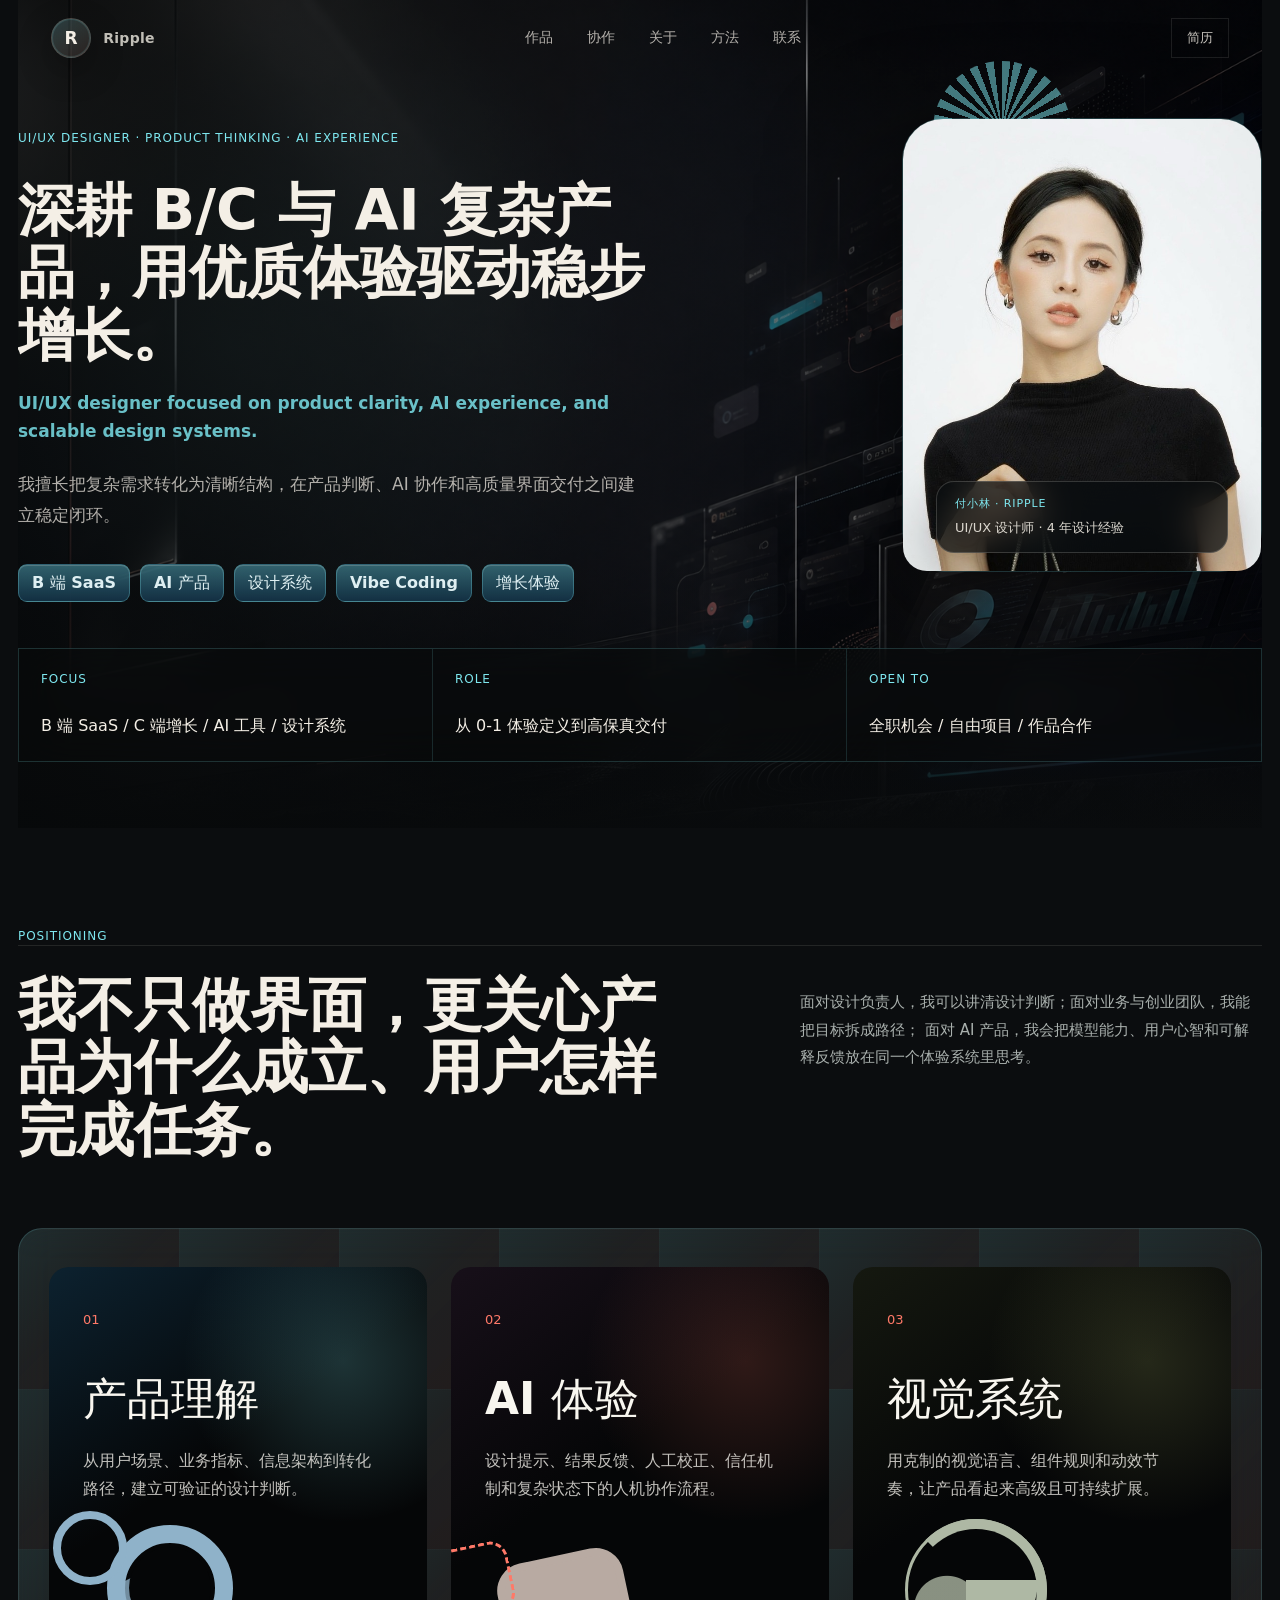
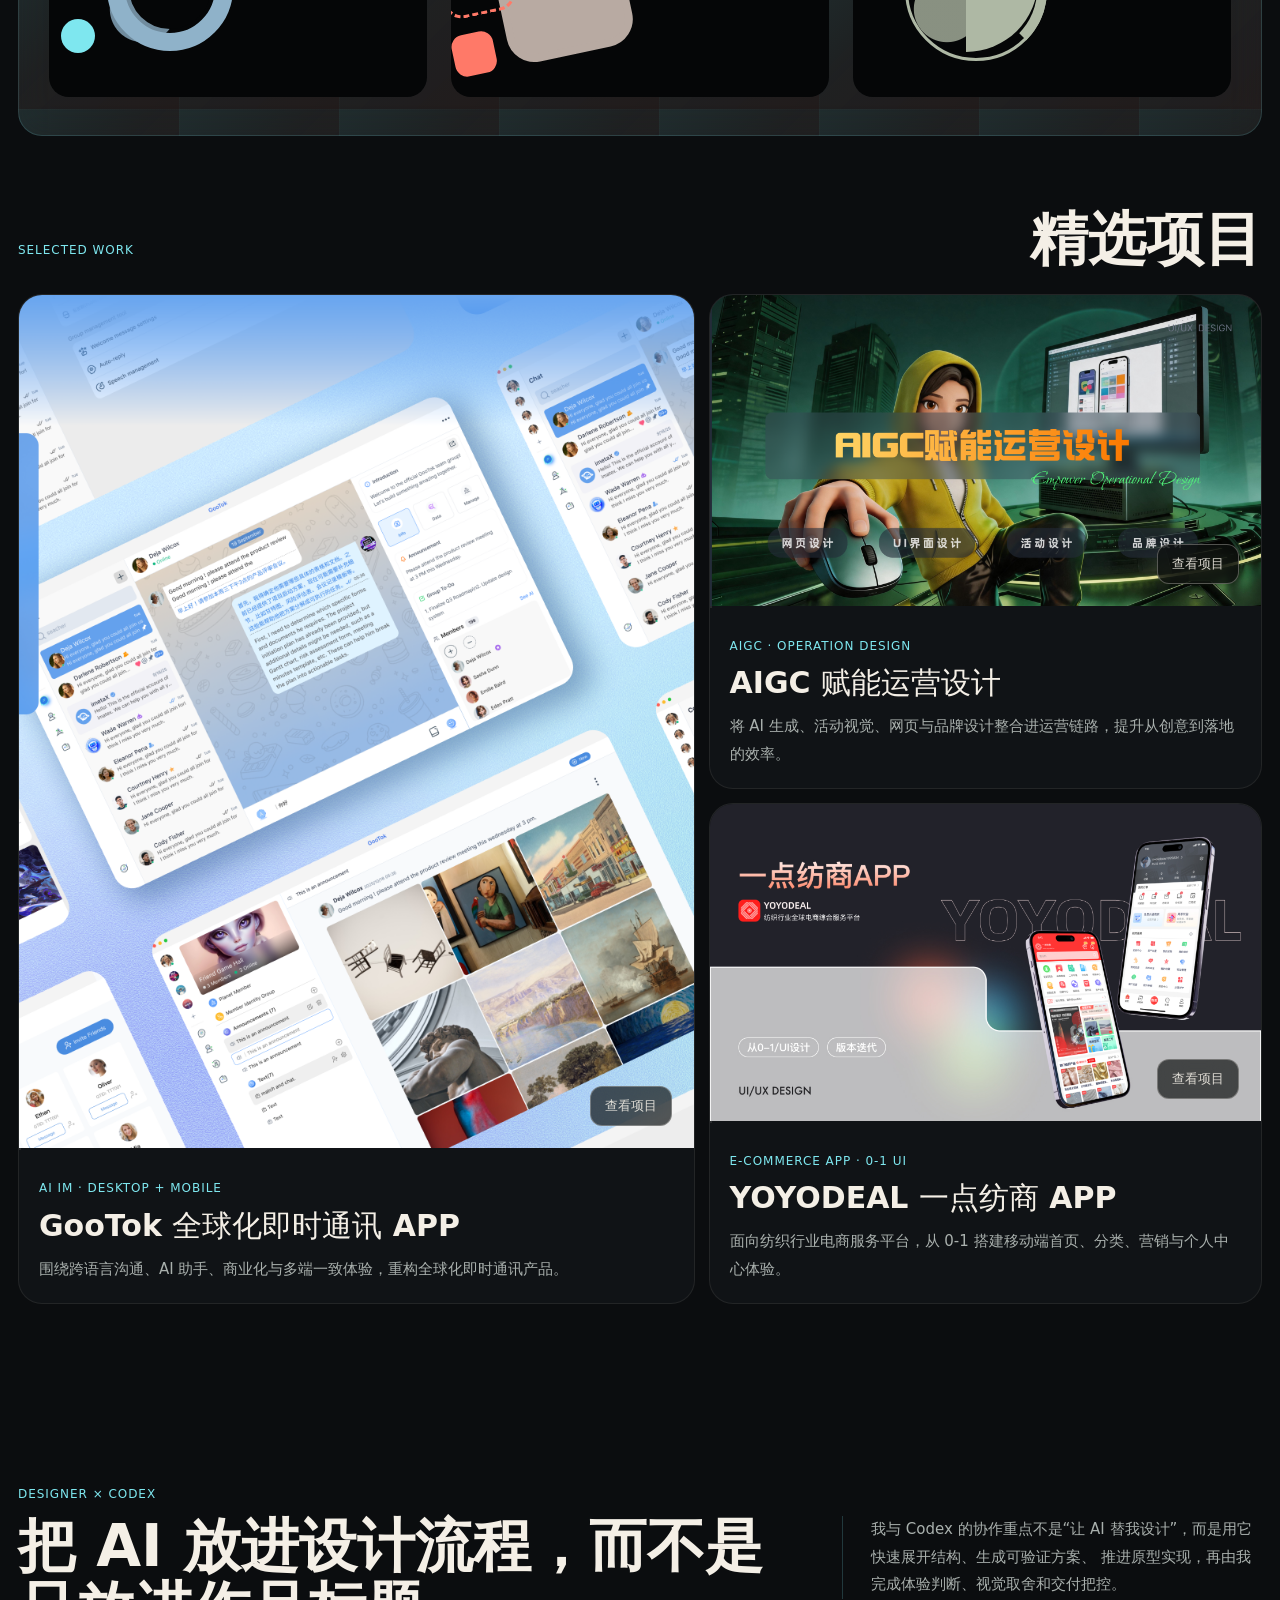
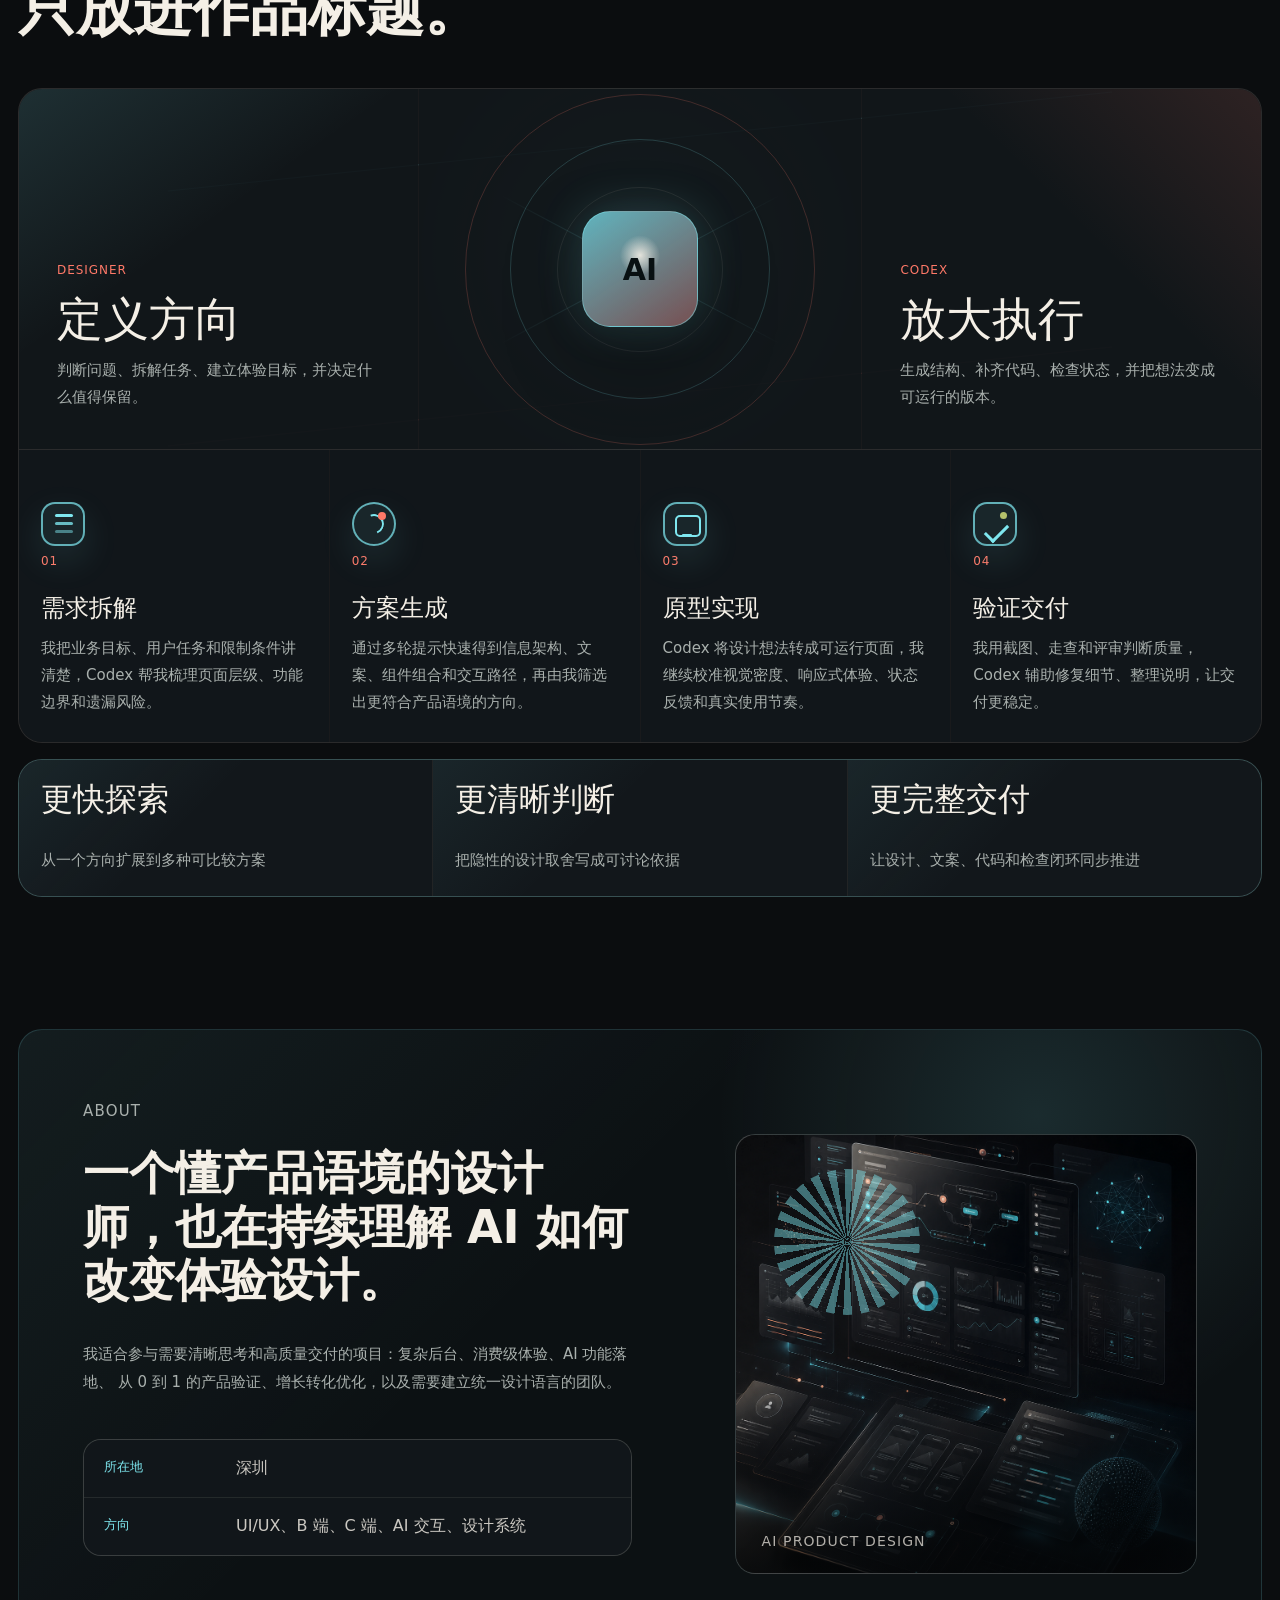
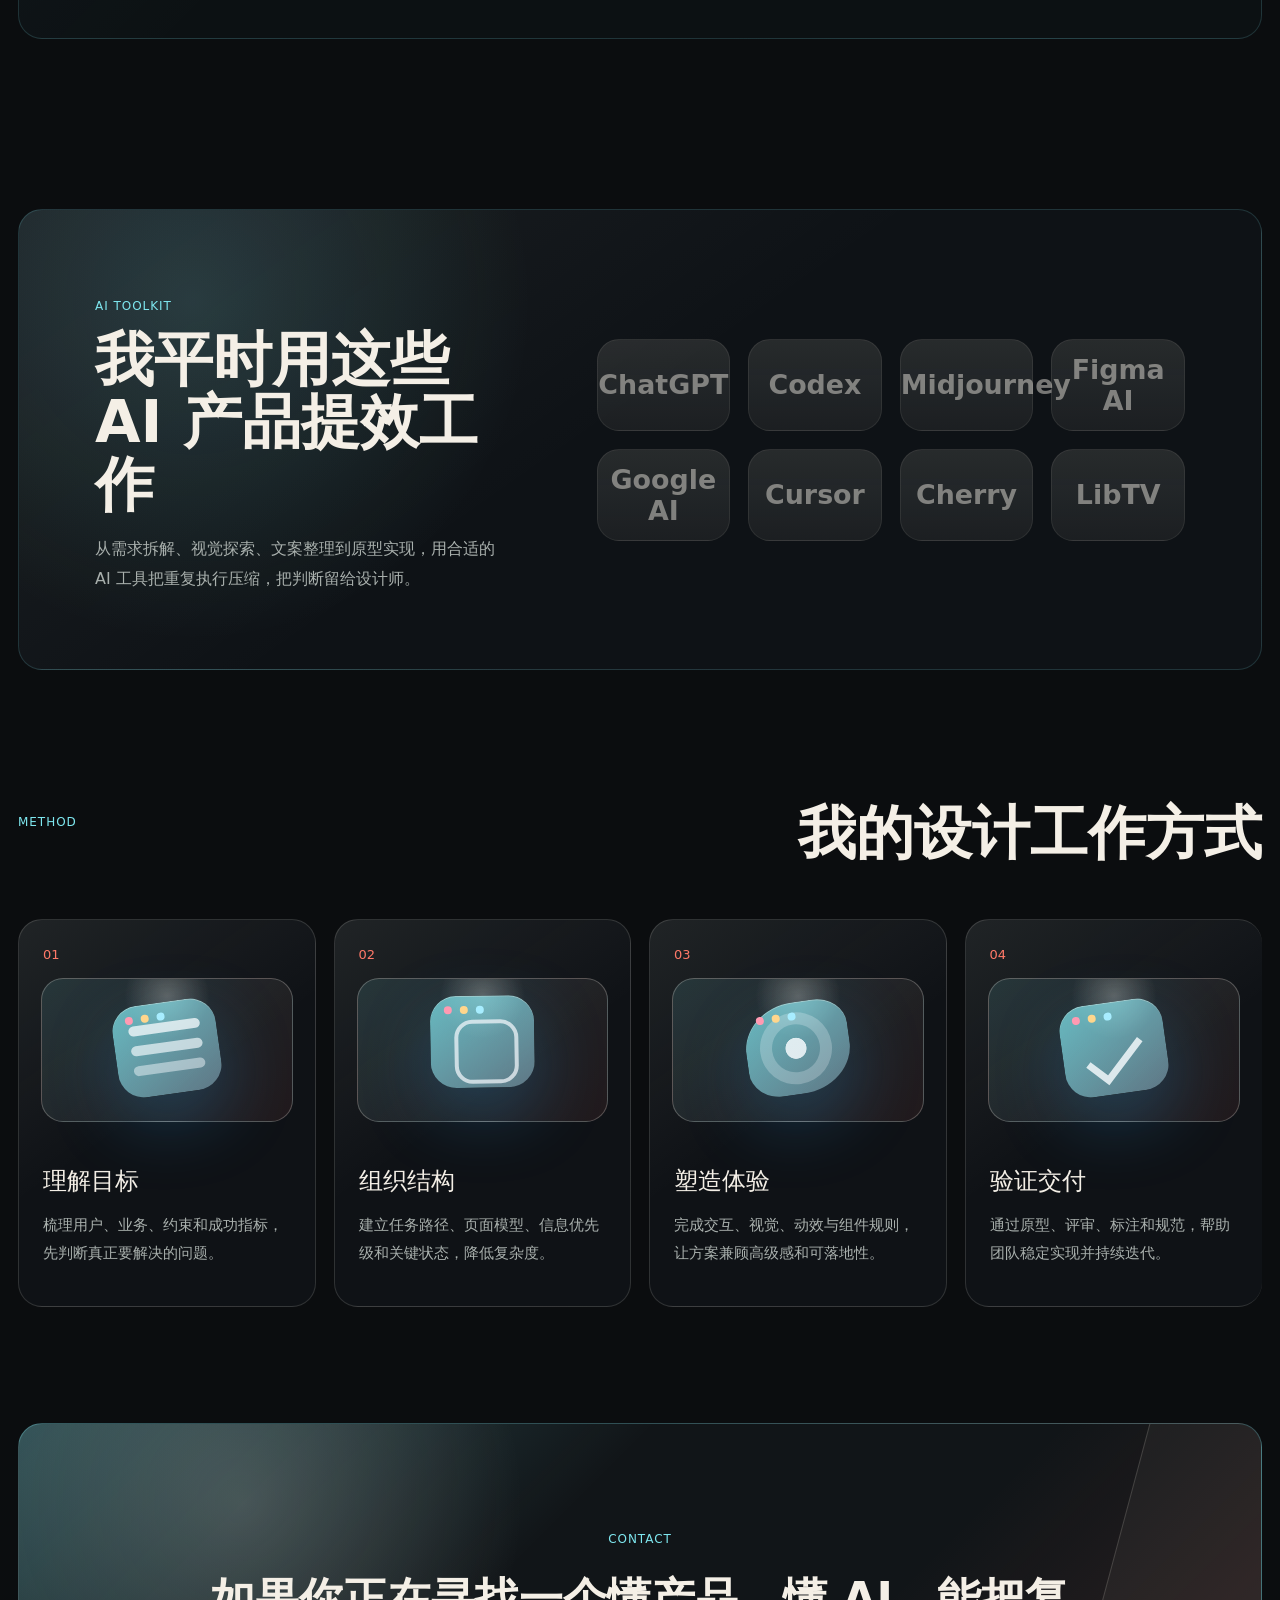
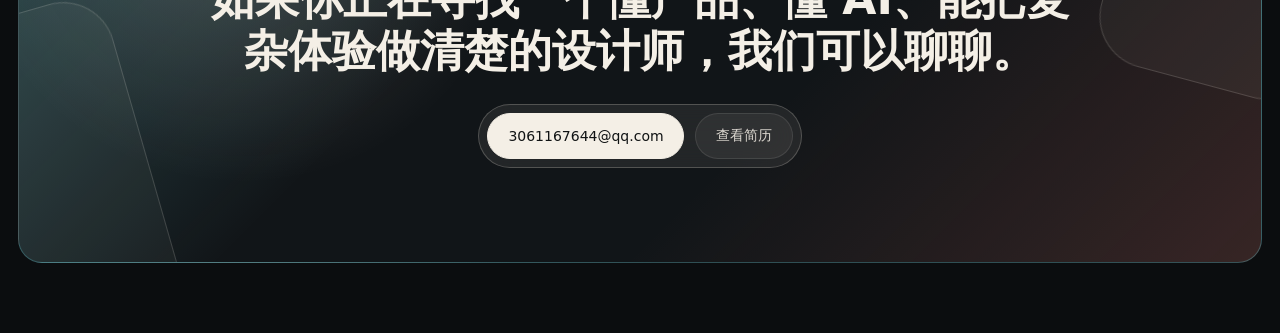
<file: index.html>
<!doctype html>
<html lang="zh-CN">
  <head>
    <meta charset="UTF-8" />
    <meta name="viewport" content="width=device-width, initial-scale=1.0" />
    <meta
      name="description"
      content="一位懂产品、懂 AI 的 UI/UX 设计师个人网站，展示 B 端、C 端、AI 产品体验设计、作品集与项目案例。"
    />
    <title>UI/UX Designer | Product & AI Experience</title>
    <link rel="stylesheet" href="./styles.css" />
  </head>
  <body>
    <header class="site-header" data-blur>
      <a class="brand" href="#top" aria-label="返回首页">
        <span class="brand-mark">R</span>
        <span>Ripple</span>
      </a>
      <nav class="nav-links" aria-label="主导航">
        <a href="#work">作品</a>
        <a href="#codex">协作</a>
        <a href="#about">关于</a>
        <a href="#process">方法</a>
        <a href="#contact">联系</a>
      </nav>
      <a class="header-action" href="./resume.html">简历</a>
    </header>

    <main id="top">
      <section class="hero">
        <img
          class="hero-media"
          src="./assets/hero-ai-product-design.png"
          alt="抽象的产品设计与 AI 界面氛围背景"
        />
        <div class="hero-overlay"></div>
        <div class="hero-content reveal">
          <p class="eyebrow">UI/UX Designer · Product Thinking · AI Experience</p>
          <h1>
            <span>深耕 B/C 与 AI 复杂产品，用优质体验驱动稳步增长。</span>
          </h1>
          <p class="hero-subtitle">
            UI/UX designer focused on product clarity, AI experience, and scalable design systems.
          </p>
          <p class="hero-copy">
            我擅长把复杂需求转化为清晰结构，在产品判断、AI 协作和高质量界面交付之间建立稳定闭环。
          </p>
          <div class="hero-tags" aria-label="能力标签">
            <span>B 端 SaaS</span>
            <span>AI 产品</span>
            <span>设计系统</span>
            <span>Vibe Coding</span>
            <span>增长体验</span>
          </div>
        </div>
        <figure class="hero-portrait reveal" aria-label="个人照片">
          <img src="./assets/profile-photo.jpg" alt="UI/UX 设计师个人照片" />
          <figcaption>
            <span>付小林 · Ripple</span>
            <strong>UI/UX 设计师 · 4 年设计经验</strong>
          </figcaption>
        </figure>
        <aside class="hero-panel reveal" aria-label="个人概览">
          <div>
            <span class="panel-label">Focus</span>
            <strong>B 端 SaaS / C 端增长 / AI 工具 / 设计系统</strong>
          </div>
          <div>
            <span class="panel-label">Role</span>
            <strong>从 0-1 体验定义到高保真交付</strong>
          </div>
          <div>
            <span class="panel-label">Open to</span>
            <strong>全职机会 / 自由项目 / 作品合作</strong>
          </div>
        </aside>
      </section>

      <section class="intro section-band">
        <div class="section-kicker">Positioning</div>
        <div class="intro-grid">
          <h2>我不只做界面，更关心产品为什么成立、用户怎样完成任务。</h2>
          <p>
            面对设计负责人，我可以讲清设计判断；面对业务与创业团队，我能把目标拆成路径；
            面对 AI 产品，我会把模型能力、用户心智和可解释反馈放在同一个体验系统里思考。
          </p>
        </div>
      </section>

      <section class="metrics" aria-label="能力亮点">
        <div class="metric reveal">
          <div class="metric-visual metric-product" aria-hidden="true">
            <div class="orbit"></div>
            <div class="device">
              <span></span>
              <i></i>
              <b></b>
            </div>
          </div>
          <div class="metric-copy">
            <span>01</span>
            <strong>产品理解</strong>
            <p>从用户场景、业务指标、信息架构到转化路径，建立可验证的设计判断。</p>
          </div>
        </div>
        <div class="metric reveal">
          <div class="metric-visual metric-ai" aria-hidden="true">
            <div class="orbit"></div>
            <div class="ai-core">
              <span></span>
              <i></i>
            </div>
          </div>
          <div class="metric-copy">
            <span>02</span>
            <strong>AI 体验</strong>
            <p>设计提示、结果反馈、人工校正、信任机制和复杂状态下的人机协作流程。</p>
          </div>
        </div>
        <div class="metric reveal">
          <div class="metric-visual metric-system" aria-hidden="true">
            <div class="orbit"></div>
            <div class="component-stack">
              <span></span>
              <span></span>
              <span></span>
            </div>
          </div>
          <div class="metric-copy">
            <span>03</span>
            <strong>视觉系统</strong>
            <p>用克制的视觉语言、组件规则和动效节奏，让产品看起来高级且可持续扩展。</p>
          </div>
        </div>
      </section>

      <section class="section" id="work">
        <div class="section-heading">
          <p class="section-kicker">Selected Work</p>
          <h2>精选项目</h2>
        </div>
        <div class="work-grid">
          <a class="work-card large reveal" href="./project-gootok.html" aria-label="查看 GooTok 全球化即时通讯 APP 项目详情">
            <div class="work-visual work-cover">
              <img src="./assets/projects/gootok/5.png" alt="GooTok 全球化即时通讯 APP 项目首页介绍封面" />
              <span>查看项目</span>
            </div>
            <div class="work-body">
              <p>AI IM · Desktop + Mobile</p>
              <h3>GooTok 全球化即时通讯 APP</h3>
              <span>围绕跨语言沟通、AI 助手、商业化与多端一致体验，重构全球化即时通讯产品。</span>
            </div>
          </a>
          <a class="work-card reveal" href="./project-ai.html" aria-label="查看 AIGC 赋能运营设计项目详情">
            <div class="work-visual work-cover">
              <img src="./assets/projects/AI/30.png" alt="AIGC 赋能运营设计项目封面" />
              <span>查看项目</span>
            </div>
            <div class="work-body">
              <p>AIGC · Operation Design</p>
              <h3>AIGC 赋能运营设计</h3>
              <span>将 AI 生成、活动视觉、网页与品牌设计整合进运营链路，提升从创意到落地的效率。</span>
            </div>
          </a>
          <a class="work-card reveal" href="./project-yoyodeal.html" aria-label="查看 YOYODEAL 一点纺商 APP 项目详情">
            <div class="work-visual work-cover">
              <img src="./assets/projects/yoyodeal/16.png" alt="YOYODEAL 一点纺商 APP 项目封面" />
              <span>查看项目</span>
            </div>
            <div class="work-body">
              <p>E-commerce APP · 0-1 UI</p>
              <h3>YOYODEAL 一点纺商 APP</h3>
              <span>面向纺织行业电商服务平台，从 0-1 搭建移动端首页、分类、营销与个人中心体验。</span>
            </div>
          </a>
        </div>
      </section>

      <section class="section codex-section" id="codex">
        <div class="section-heading">
          <div>
            <p class="section-kicker">Designer × Codex</p>
            <h2>把 AI 放进设计流程，而不是只放进作品标题。</h2>
          </div>
          <p class="section-brief">
            我与 Codex 的协作重点不是“让 AI 替我设计”，而是用它快速展开结构、生成可验证方案、
            推进原型实现，再由我完成体验判断、视觉取舍和交付把控。
          </p>
        </div>

        <div class="codex-map reveal" aria-label="设计师与 Codex 协作可视化">
          <div class="codex-role designer-role">
            <span>Designer</span>
            <strong>定义方向</strong>
            <p>判断问题、拆解任务、建立体验目标，并决定什么值得保留。</p>
          </div>
          <div class="codex-core" aria-hidden="true">
            <div class="codex-ring"></div>
            <div class="codex-node">AI</div>
            <i class="codex-line line-a"></i>
            <i class="codex-line line-b"></i>
          </div>
          <div class="codex-role codex-role-card">
            <span>Codex</span>
            <strong>放大执行</strong>
            <p>生成结构、补齐代码、检查状态，并把想法变成可运行的版本。</p>
          </div>
        </div>

        <div class="collab-grid">
          <article class="collab-card reveal collab-brief">
            <div class="collab-icon" aria-hidden="true"></div>
            <span>01</span>
            <h3>需求拆解</h3>
            <p>我把业务目标、用户任务和限制条件讲清楚，Codex 帮我梳理页面层级、功能边界和遗漏风险。</p>
          </article>
          <article class="collab-card reveal collab-generate">
            <div class="collab-icon" aria-hidden="true"></div>
            <span>02</span>
            <h3>方案生成</h3>
            <p>通过多轮提示快速得到信息架构、文案、组件组合和交互路径，再由我筛选出更符合产品语境的方向。</p>
          </article>
          <article class="collab-card reveal collab-prototype">
            <div class="collab-icon" aria-hidden="true"></div>
            <span>03</span>
            <h3>原型实现</h3>
            <p>Codex 将设计想法转成可运行页面，我继续校准视觉密度、响应式体验、状态反馈和真实使用节奏。</p>
          </article>
          <article class="collab-card reveal collab-deliver">
            <div class="collab-icon" aria-hidden="true"></div>
            <span>04</span>
            <h3>验证交付</h3>
            <p>我用截图、走查和评审判断质量，Codex 辅助修复细节、整理说明，让交付更稳定。</p>
          </article>
        </div>

        <div class="codex-outcomes reveal" aria-label="协作成果">
          <div>
            <strong>更快探索</strong>
            <span>从一个方向扩展到多种可比较方案</span>
          </div>
          <div>
            <strong>更清晰判断</strong>
            <span>把隐性的设计取舍写成可讨论依据</span>
          </div>
          <div>
            <strong>更完整交付</strong>
            <span>让设计、文案、代码和检查闭环同步推进</span>
          </div>
        </div>
      </section>

      <section class="section split" id="about">
        <div class="portrait reveal">
          <div class="portrait-frame">
            <img src="./assets/about-ai-product-design.png" alt="AI 产品设计能力视觉图" />
            <span>AI Product Design</span>
          </div>
        </div>
        <div class="about-copy reveal">
          <p class="section-kicker">About</p>
          <h2>一个懂产品语境的设计师，也在持续理解 AI 如何改变体验设计。</h2>
          <p>
            我适合参与需要清晰思考和高质量交付的项目：复杂后台、消费级体验、AI 功能落地、
            从 0 到 1 的产品验证、增长转化优化，以及需要建立统一设计语言的团队。
          </p>
          <dl class="profile-list">
            <div>
              <dt>所在地</dt>
              <dd>深圳</dd>
            </div>
            <div>
              <dt>方向</dt>
              <dd>UI/UX、B 端、C 端、AI 交互、设计系统</dd>
            </div>
          </dl>
        </div>
      </section>

      <section class="section process" id="process">
        <div class="ai-toolkit reveal" aria-label="AI 产品提效工具">
          <div class="ai-toolkit-copy">
            <p class="section-kicker">AI Toolkit</p>
            <h2>我平时用这些 AI 产品提效工作</h2>
            <p>从需求拆解、视觉探索、文案整理到原型实现，用合适的 AI 工具把重复执行压缩，把判断留给设计师。</p>
          </div>
          <div class="ai-tool-grid" aria-label="AI 工具占位">
            <span>ChatGPT</span>
            <span>Codex</span>
            <span>Midjourney</span>
            <span>Figma AI</span>
            <span>Google AI</span>
            <span>Cursor</span>
            <span>Cherry</span>
            <span>LibTV</span>
          </div>
        </div>
        <div class="section-heading">
          <p class="section-kicker">Method</p>
          <h2>我的设计工作方式</h2>
        </div>
        <div class="process-track">
          <div class="process-item reveal process-understand">
            <span>01</span>
            <div class="process-icon" aria-hidden="true"></div>
            <h3>理解目标</h3>
            <p>梳理用户、业务、约束和成功指标，先判断真正要解决的问题。</p>
          </div>
          <div class="process-item reveal process-structure">
            <span>02</span>
            <div class="process-icon" aria-hidden="true"></div>
            <h3>组织结构</h3>
            <p>建立任务路径、页面模型、信息优先级和关键状态，降低复杂度。</p>
          </div>
          <div class="process-item reveal process-shape">
            <span>03</span>
            <div class="process-icon" aria-hidden="true"></div>
            <h3>塑造体验</h3>
            <p>完成交互、视觉、动效与组件规则，让方案兼顾高级感和可落地性。</p>
          </div>
          <div class="process-item reveal process-verify">
            <span>04</span>
            <div class="process-icon" aria-hidden="true"></div>
            <h3>验证交付</h3>
            <p>通过原型、评审、标注和规范，帮助团队稳定实现并持续迭代。</p>
          </div>
        </div>
      </section>

      <section class="contact" id="contact">
        <div class="contact-inner reveal">
          <p class="section-kicker">Contact</p>
          <h2>如果你正在寻找一个懂产品、懂 AI、能把复杂体验做清楚的设计师，我们可以聊聊。</h2>
          <div class="contact-actions">
            <a class="button primary" href="mailto:3061167644@qq.com">3061167644@qq.com</a>
            <a class="button secondary" href="./resume.html">查看简历</a>
          </div>
        </div>
      </section>
    </main>

    <script src="./script.js"></script>
  </body>
</html>
</file>
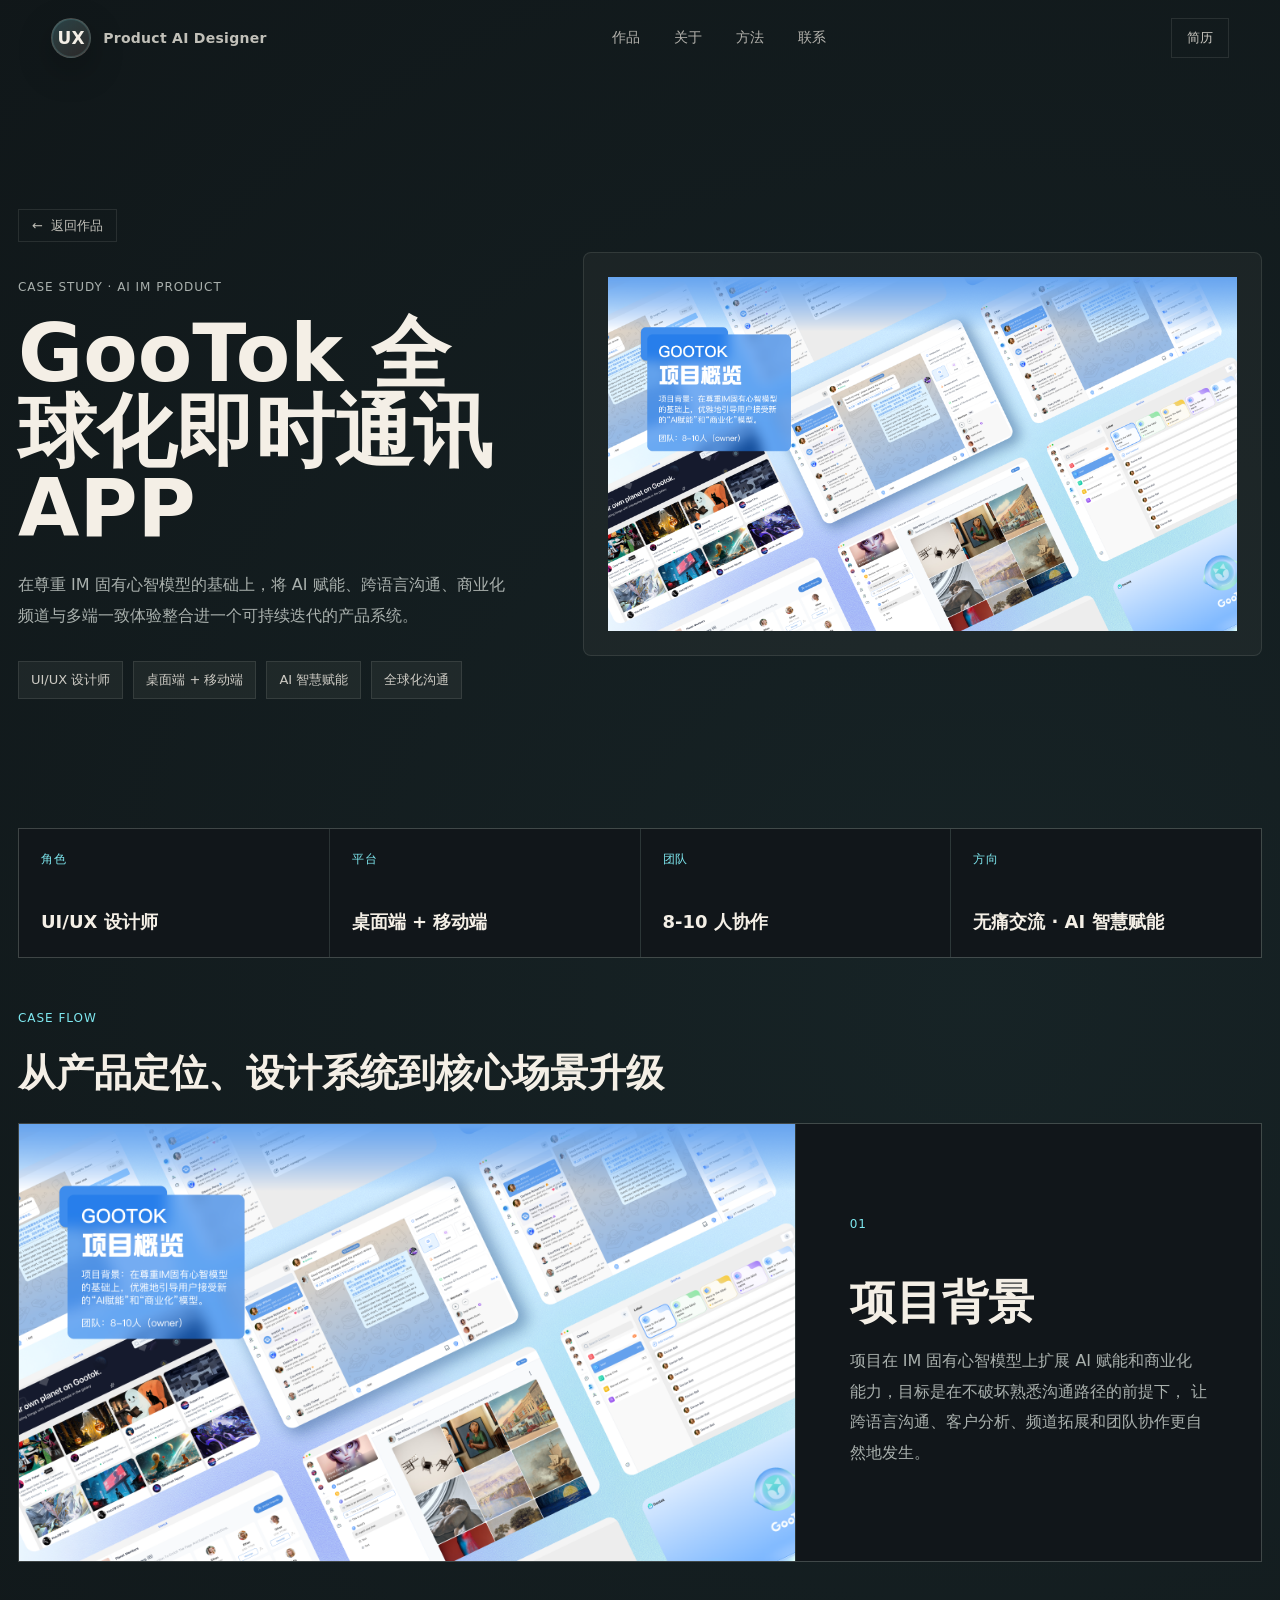
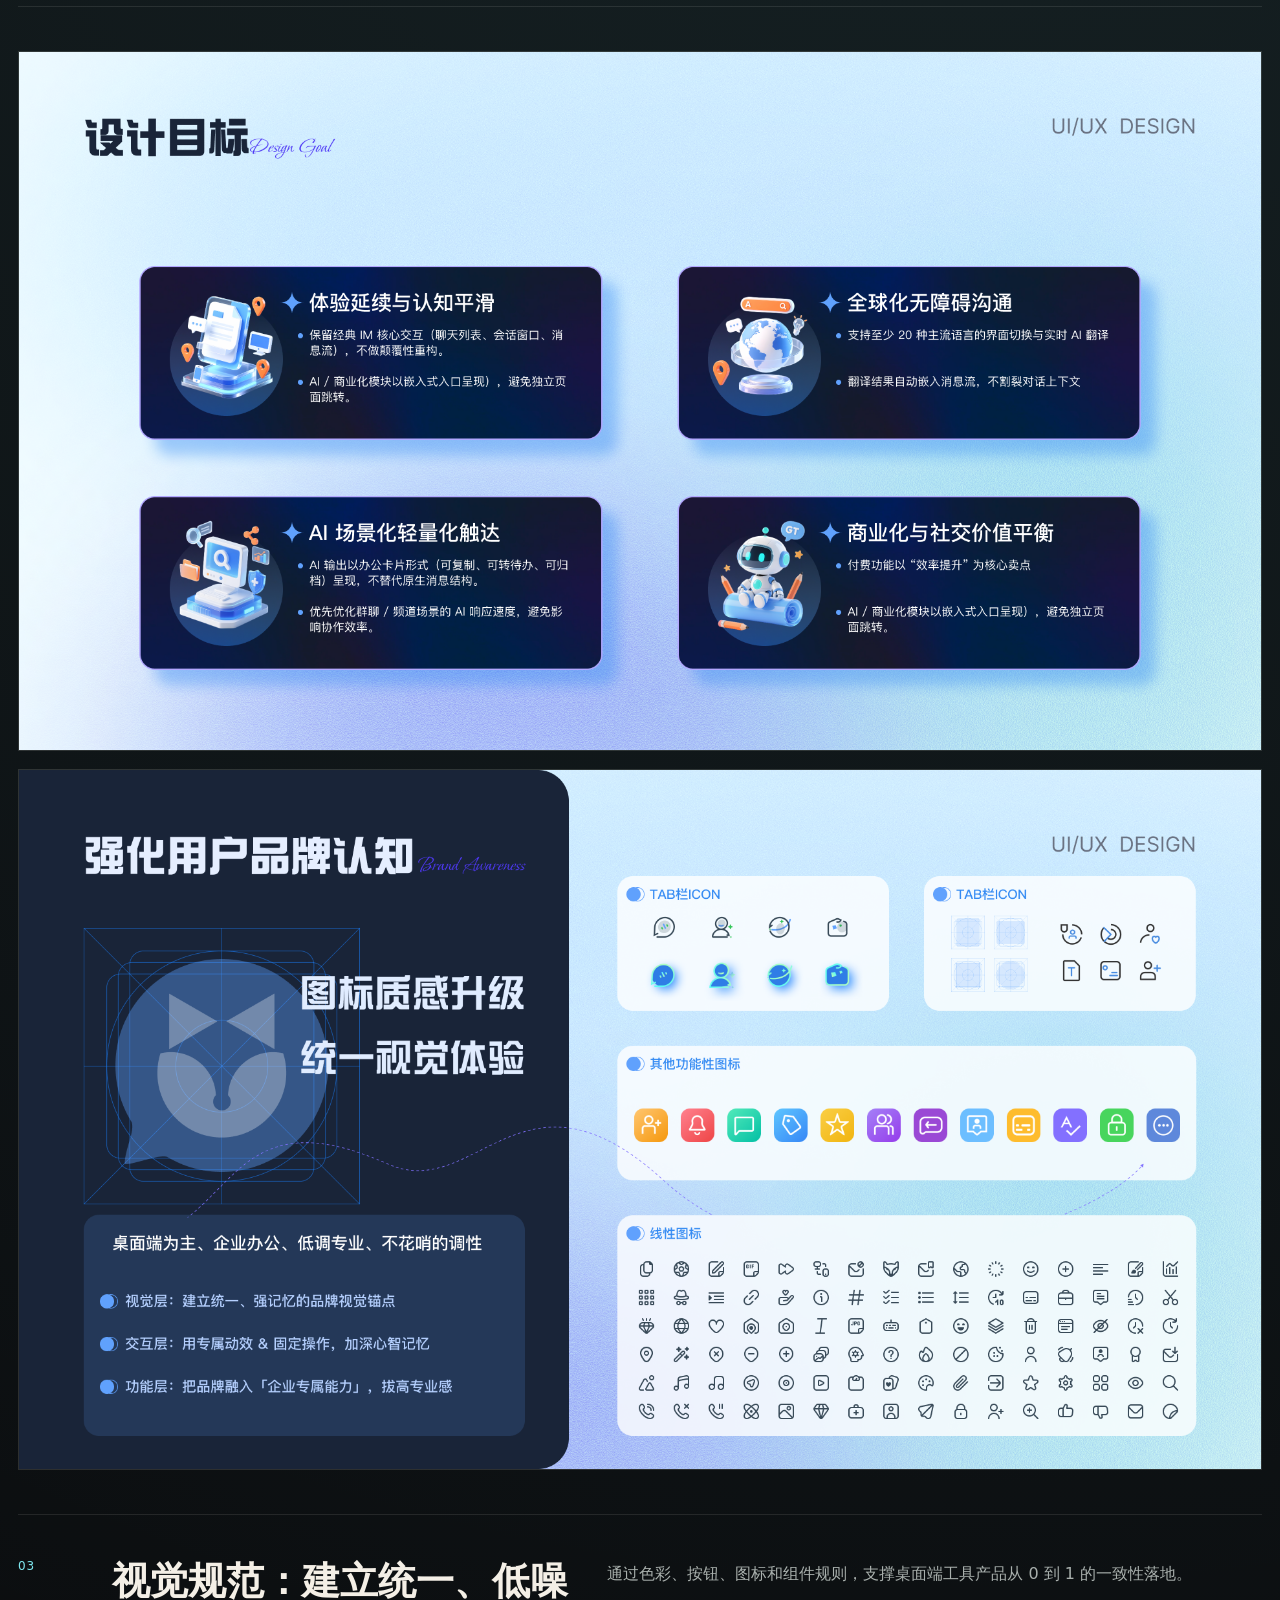
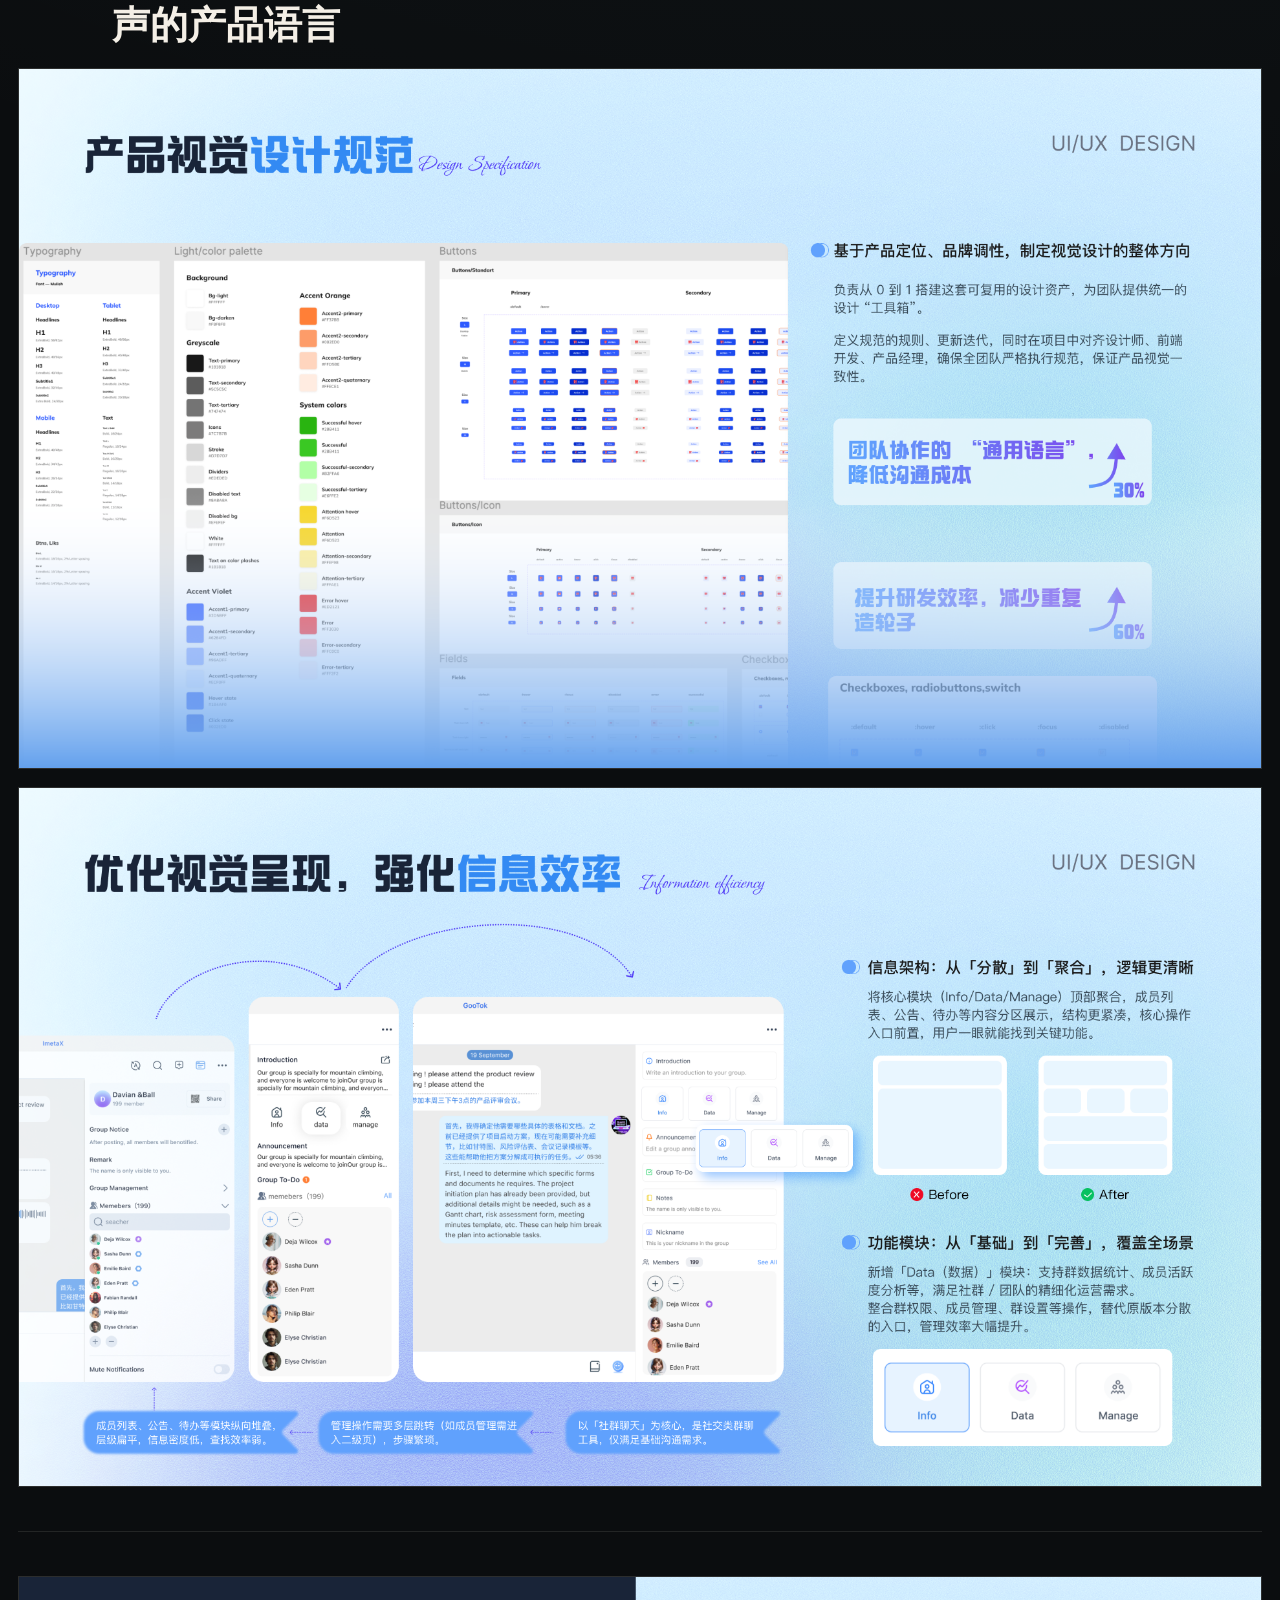
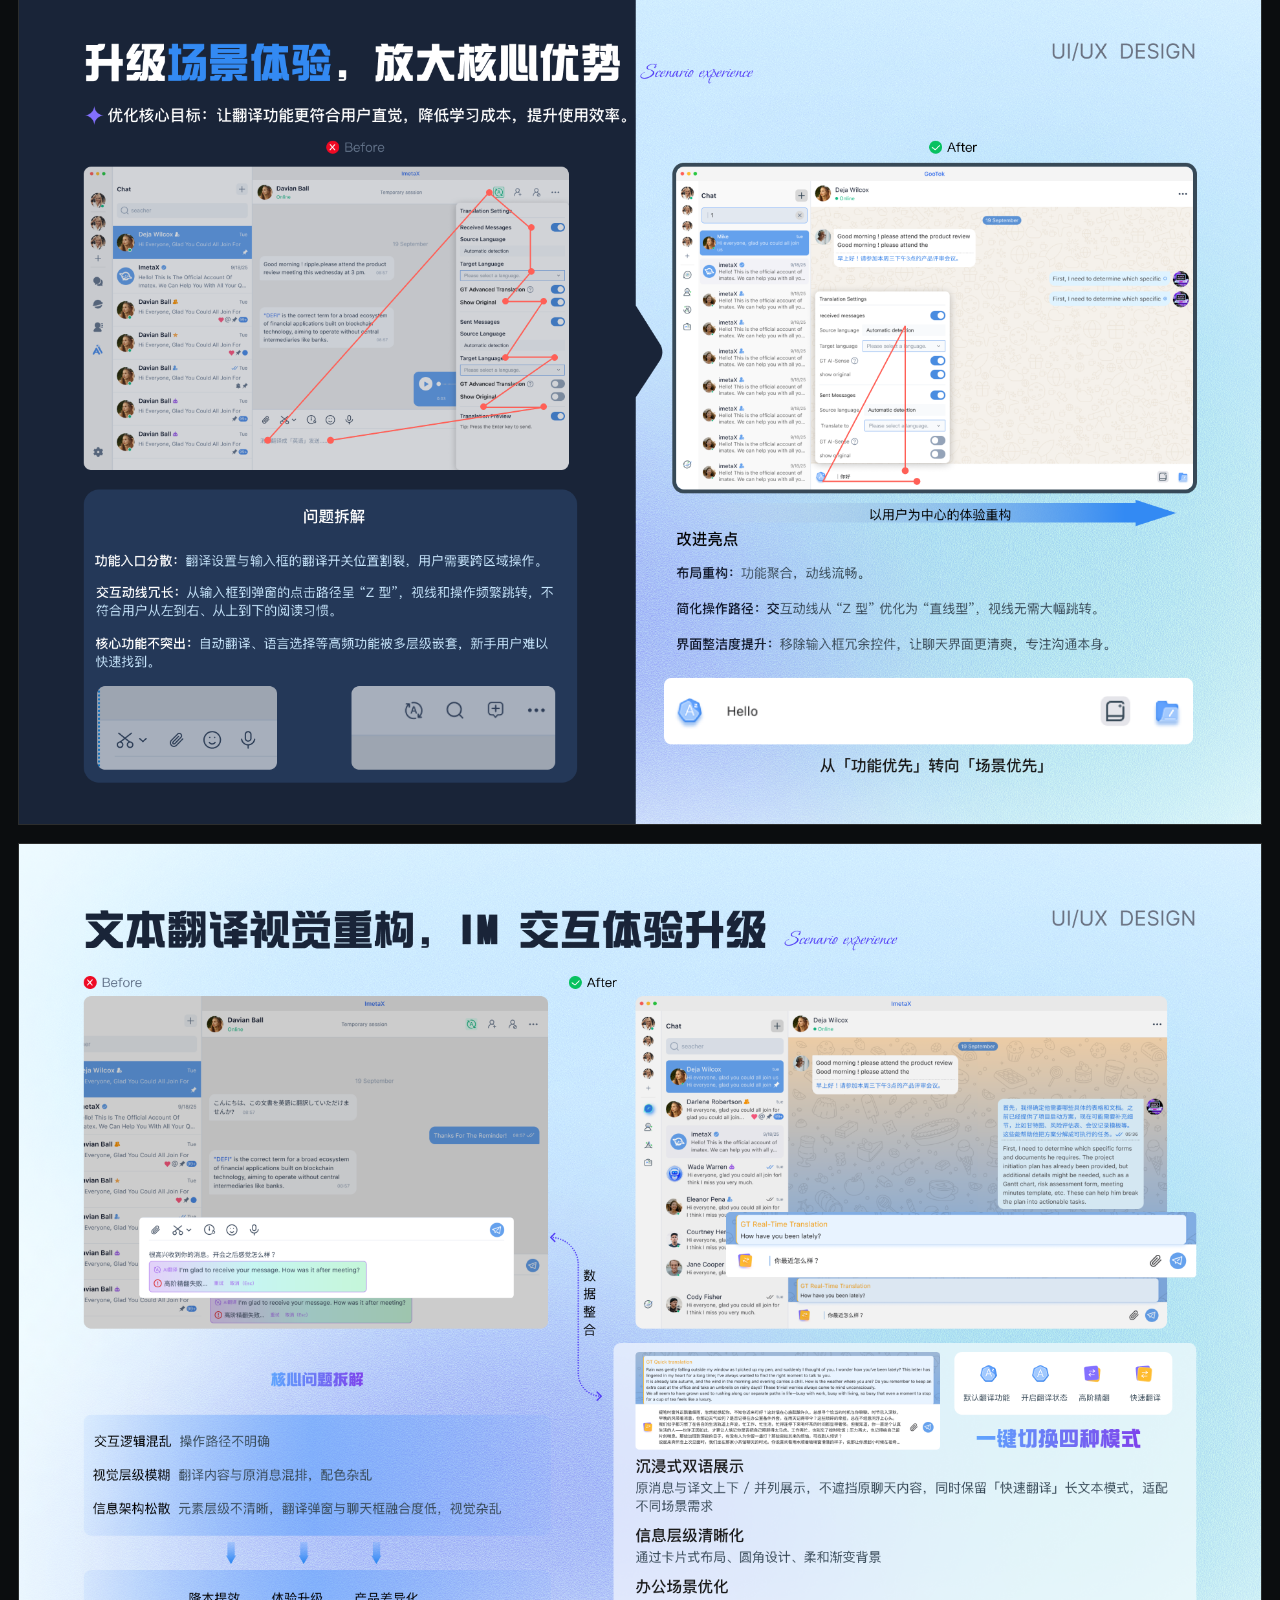
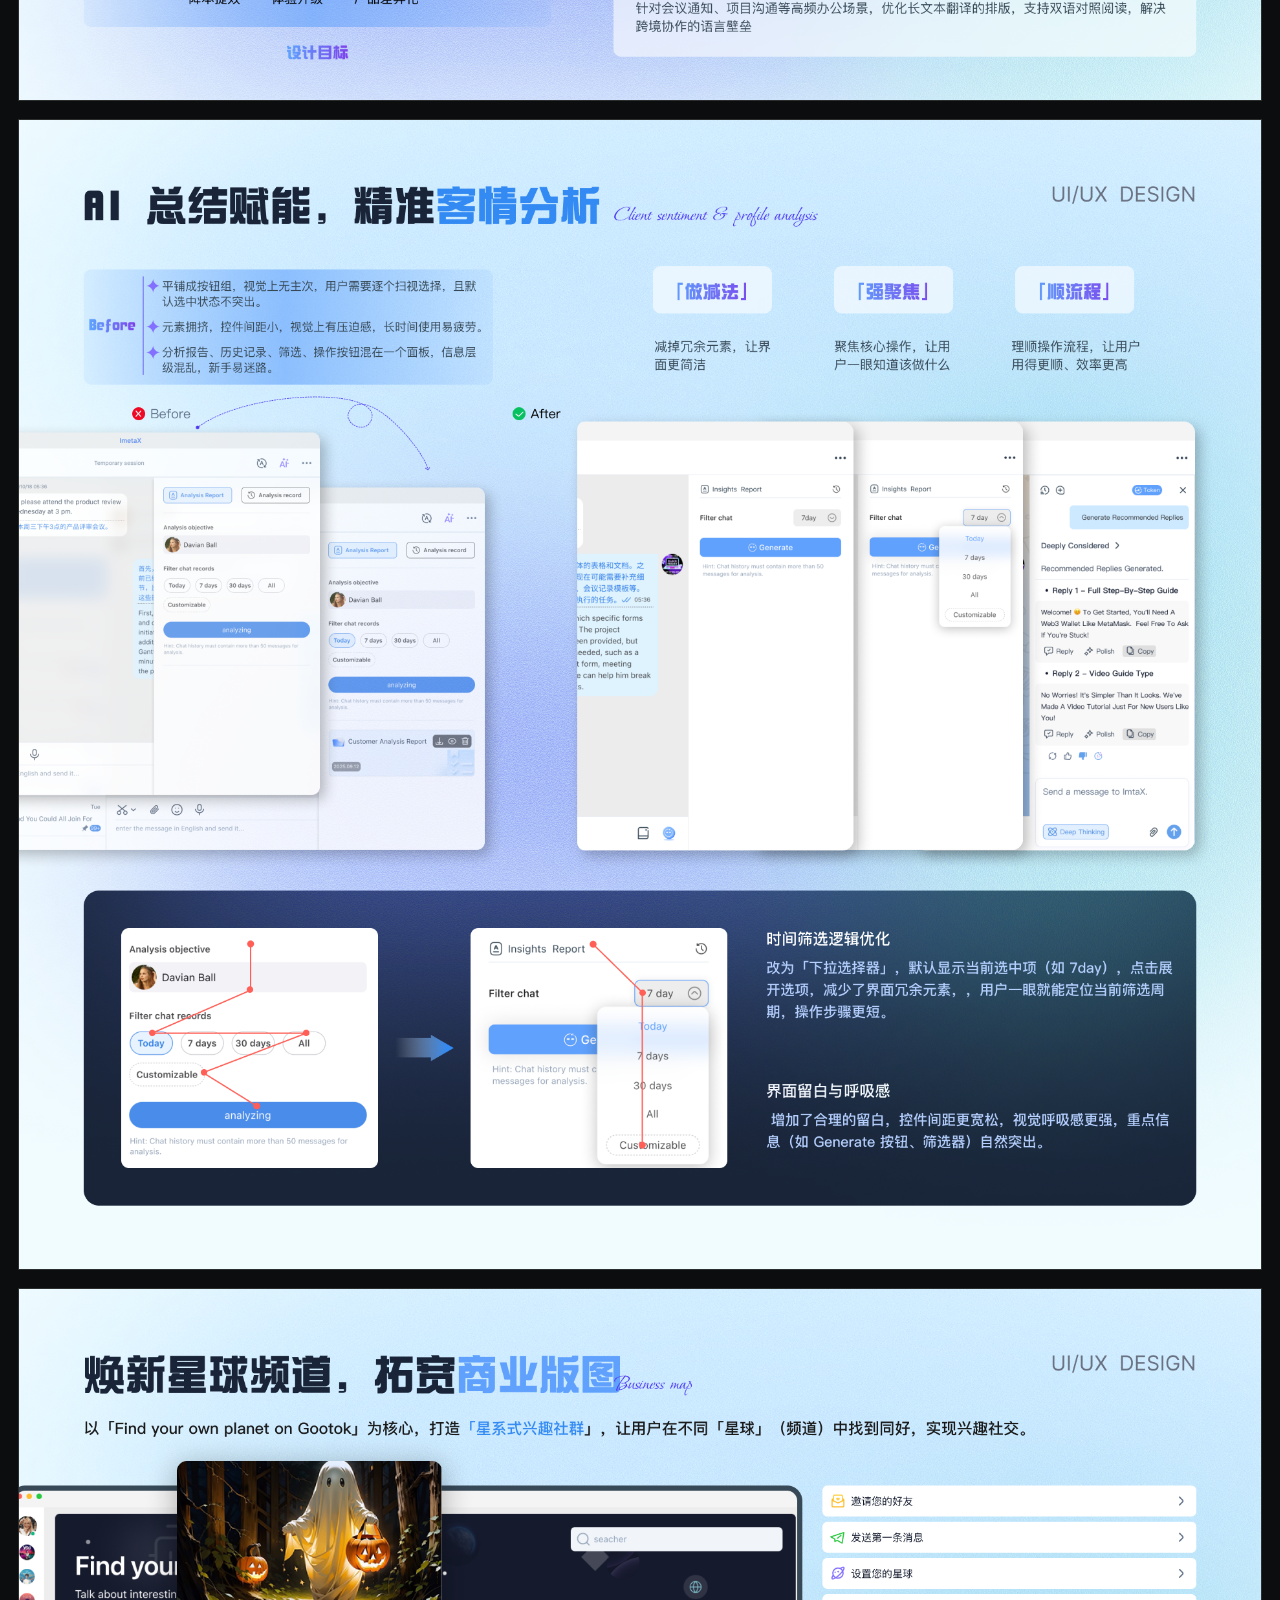
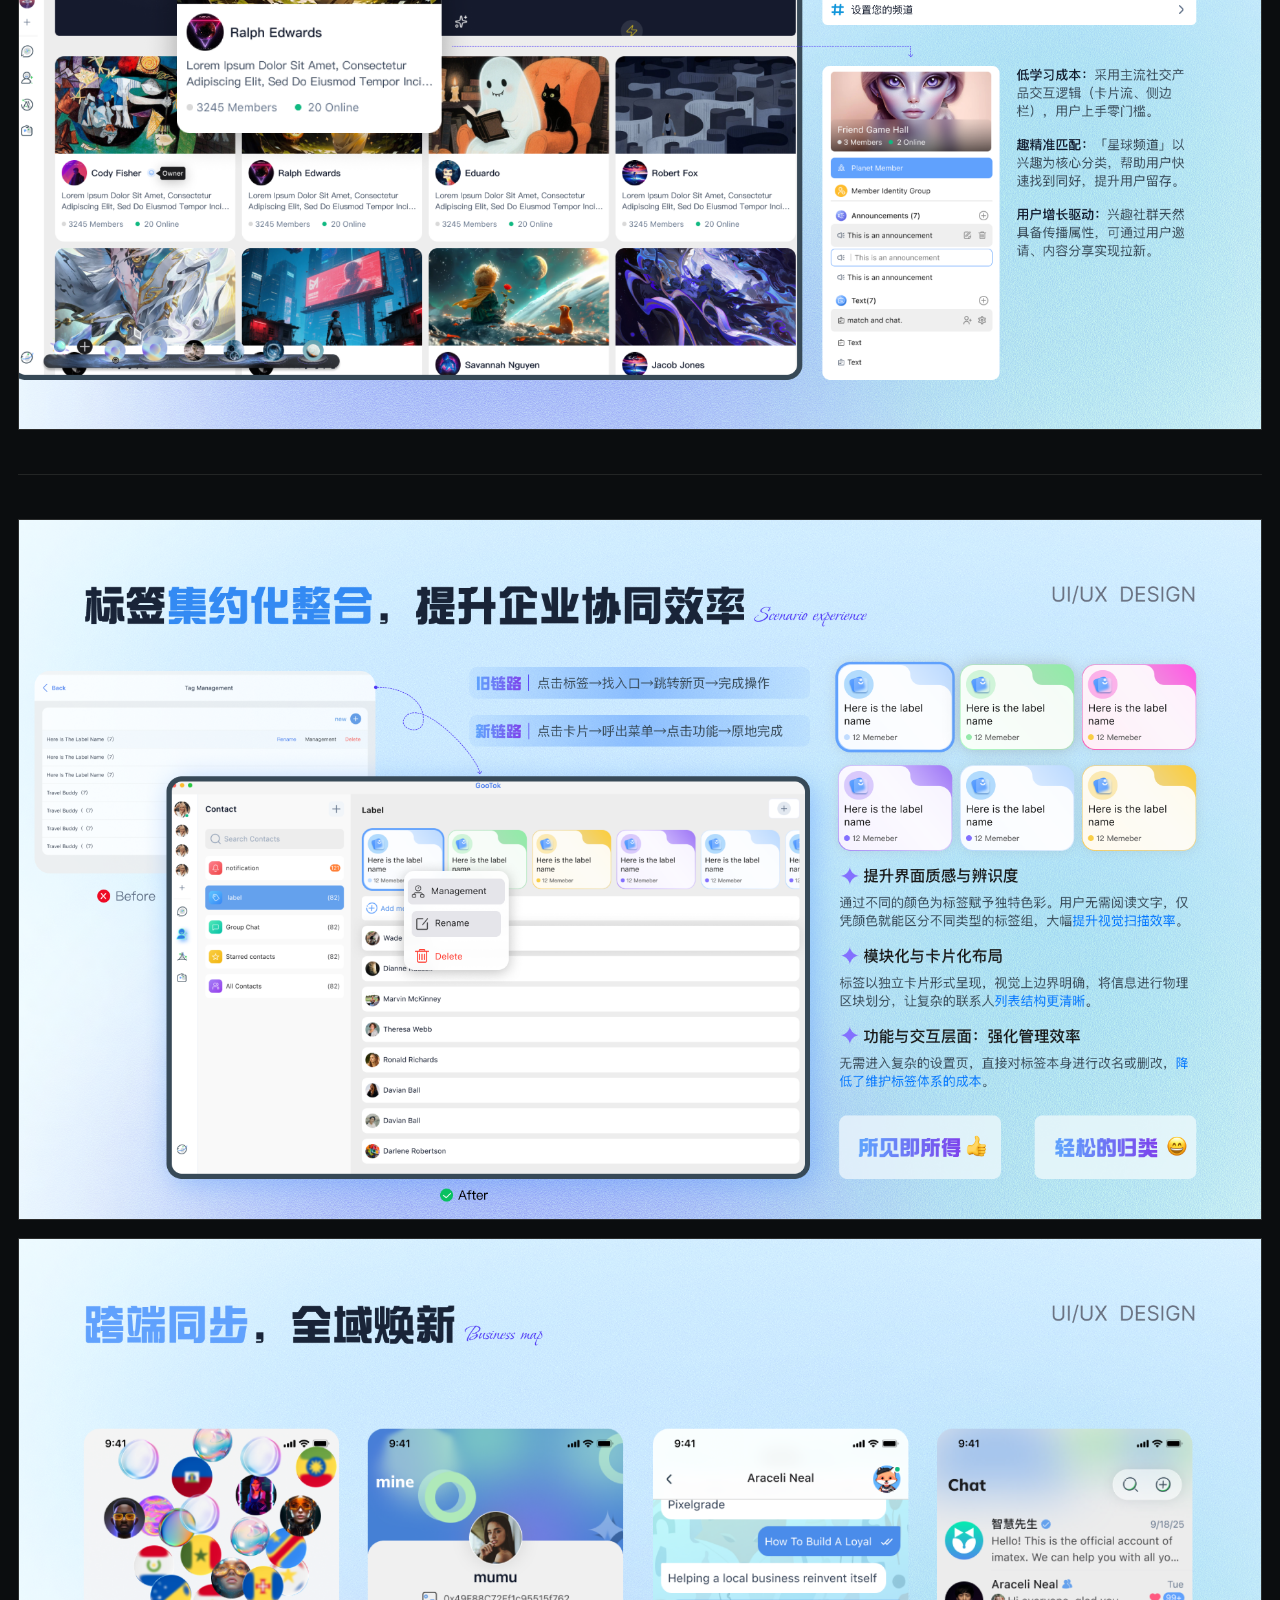
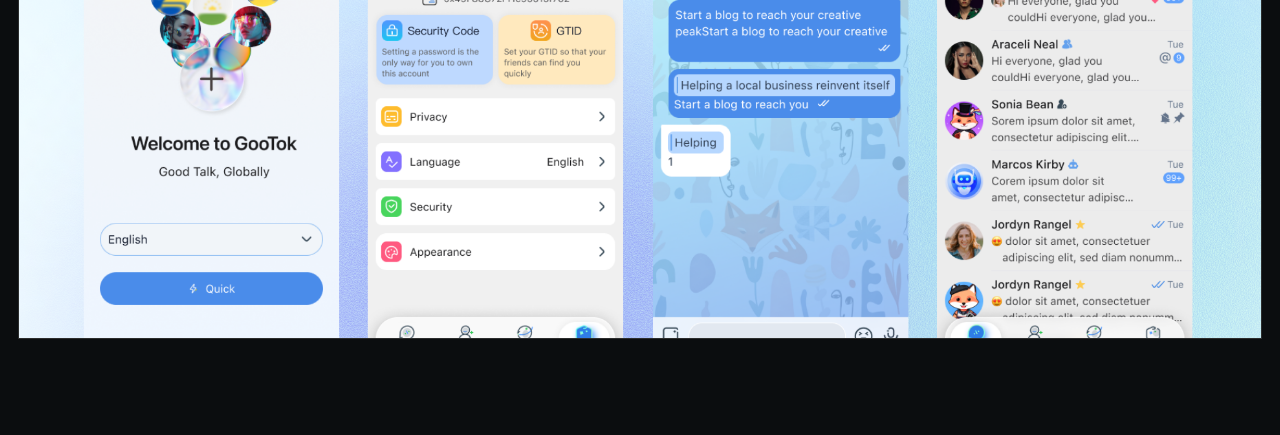
<file: project-gootok.html>
<!doctype html>
<html lang="zh-CN">
  <head>
    <meta charset="UTF-8" />
    <meta name="viewport" content="width=device-width, initial-scale=1.0" />
    <title>GooTok 全球化即时通讯 APP | 付小林 Ripple</title>
    <link rel="stylesheet" href="./styles.css" />
  </head>
  <body class="project-page">
    <header class="site-header is-scrolled" data-blur>
      <a class="brand" href="./index.html#top" aria-label="返回首页">
        <span class="brand-mark">UX</span>
        <span>Product AI Designer</span>
      </a>
      <nav class="nav-links" aria-label="主导航">
        <a href="./index.html#work">作品</a>
        <a href="./index.html#about">关于</a>
        <a href="./index.html#process">方法</a>
        <a href="./index.html#contact">联系</a>
      </nav>
      <a class="header-action" href="./resume.html">简历</a>
    </header>

    <main>
      <section class="project-hero">
        <div class="project-hero-copy reveal">
          <a class="project-back-link" href="./index.html#work">返回作品</a>
          <p class="section-kicker">Case Study · AI IM Product</p>
          <h1>GooTok 全球化即时通讯 APP</h1>
          <p>
            在尊重 IM 固有心智模型的基础上，将 AI 赋能、跨语言沟通、商业化频道与多端一致体验整合进一个可持续迭代的产品系统。
          </p>
          <div class="project-tags" aria-label="项目标签">
            <span>UI/UX 设计师</span>
            <span>桌面端 + 移动端</span>
            <span>AI 智慧赋能</span>
            <span>全球化沟通</span>
          </div>
        </div>
        <button class="project-hero-shot is-contained reveal" type="button" data-lightbox="./assets/projects/gootok/5.png">
          <img src="./assets/projects/gootok/5.png" alt="GooTok 项目封面" />
        </button>
      </section>

      <section class="project-overview">
        <div>
          <span>角色</span>
          <strong>UI/UX 设计师</strong>
        </div>
        <div>
          <span>平台</span>
          <strong>桌面端 + 移动端</strong>
        </div>
        <div>
          <span>团队</span>
          <strong>8-10 人协作</strong>
        </div>
        <div>
          <span>方向</span>
          <strong>无痛交流 · AI 智慧赋能</strong>
        </div>
      </section>

      <section class="project-section">
        <div class="project-section-heading">
          <p class="section-kicker">Case Flow</p>
          <h2>从产品定位、设计系统到核心场景升级</h2>
        </div>

        <section class="project-chapter">
          <article class="project-feature">
            <button type="button" data-lightbox="./assets/projects/gootok/5.png">
              <img src="./assets/projects/gootok/5.png" alt="GooTok 项目概览" />
            </button>
            <div>
              <span>01</span>
              <h3>项目背景</h3>
              <p>
                项目在 IM 固有心智模型上扩展 AI 赋能和商业化能力，目标是在不破坏熟悉沟通路径的前提下，
                让跨语言沟通、客户分析、频道拓展和团队协作更自然地发生。
              </p>
            </div>
          </article>
        </section>

        <section class="project-chapter">
          <div class="project-gallery">
            <button type="button" data-lightbox="./assets/projects/gootok/6.png">
              <img src="./assets/projects/gootok/6.png" alt="GooTok 设计目标" />
            </button>
            <button type="button" data-lightbox="./assets/projects/gootok/8.png">
              <img src="./assets/projects/gootok/8.png" alt="GooTok 翻译体验重构" />
            </button>
          </div>
        </section>

        <section class="project-chapter">
          <div class="project-chapter-copy">
            <span>03</span>
            <h3>视觉规范：建立统一、低噪声的产品语言</h3>
            <p>
              通过色彩、按钮、图标和组件规则，支撑桌面端工具产品从 0 到 1 的一致性落地。
            </p>
          </div>
          <div class="project-gallery">
            <button type="button" data-lightbox="./assets/projects/gootok/7.png">
              <img src="./assets/projects/gootok/7.png" alt="GooTok 产品视觉设计规范" />
            </button>
            <button type="button" data-lightbox="./assets/projects/gootok/9.png">
              <img src="./assets/projects/gootok/9.png" alt="GooTok 品牌认知与图标系统" />
            </button>
          </div>
        </section>

        <section class="project-chapter">
          <div class="project-gallery">
            <button type="button" data-lightbox="./assets/projects/gootok/10.png">
              <img src="./assets/projects/gootok/10.png" alt="GooTok 信息效率优化" />
            </button>
            <button type="button" data-lightbox="./assets/projects/gootok/11.png">
              <img src="./assets/projects/gootok/11.png" alt="GooTok 场景体验升级" />
            </button>
            <button type="button" data-lightbox="./assets/projects/gootok/13.png">
              <img src="./assets/projects/gootok/13.png" alt="GooTok 客情分析" />
            </button>
            <button type="button" data-lightbox="./assets/projects/gootok/14.png">
              <img src="./assets/projects/gootok/14.png" alt="GooTok 星球频道商业版图" />
            </button>
          </div>
        </section>

        <section class="project-chapter">
          <div class="project-gallery">
            <button type="button" data-lightbox="./assets/projects/gootok/12.png">
              <img src="./assets/projects/gootok/12.png" alt="GooTok 移动端界面" />
            </button>
            <button type="button" data-lightbox="./assets/projects/gootok/15.png">
              <img src="./assets/projects/gootok/15.png" alt="GooTok 移动端体验" />
            </button>
          </div>
        </section>
      </section>
    </main>

    <div class="lightbox" aria-hidden="true">
      <button class="lightbox-close" type="button" aria-label="关闭图片预览">关闭</button>
      <img alt="项目大图预览" />
    </div>
    <script src="./script.js"></script>
  </body>
</html>
</file>
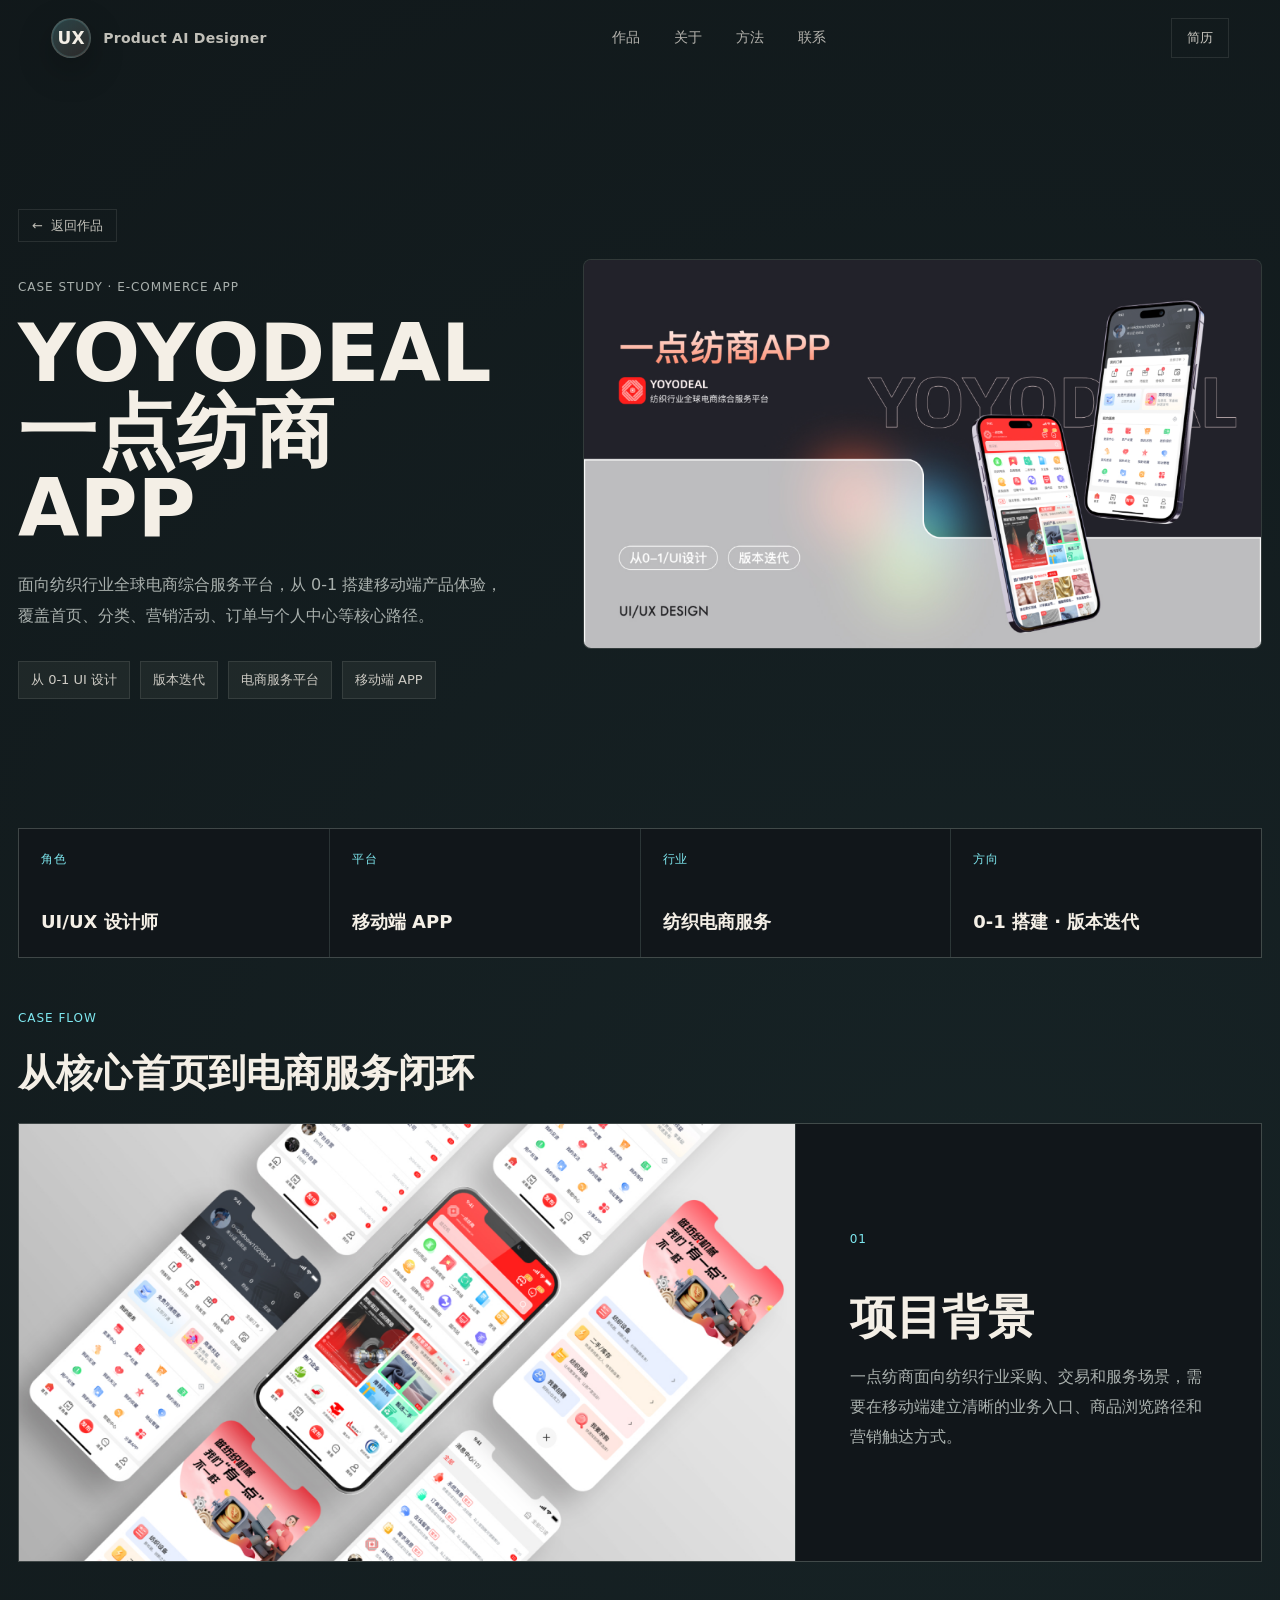
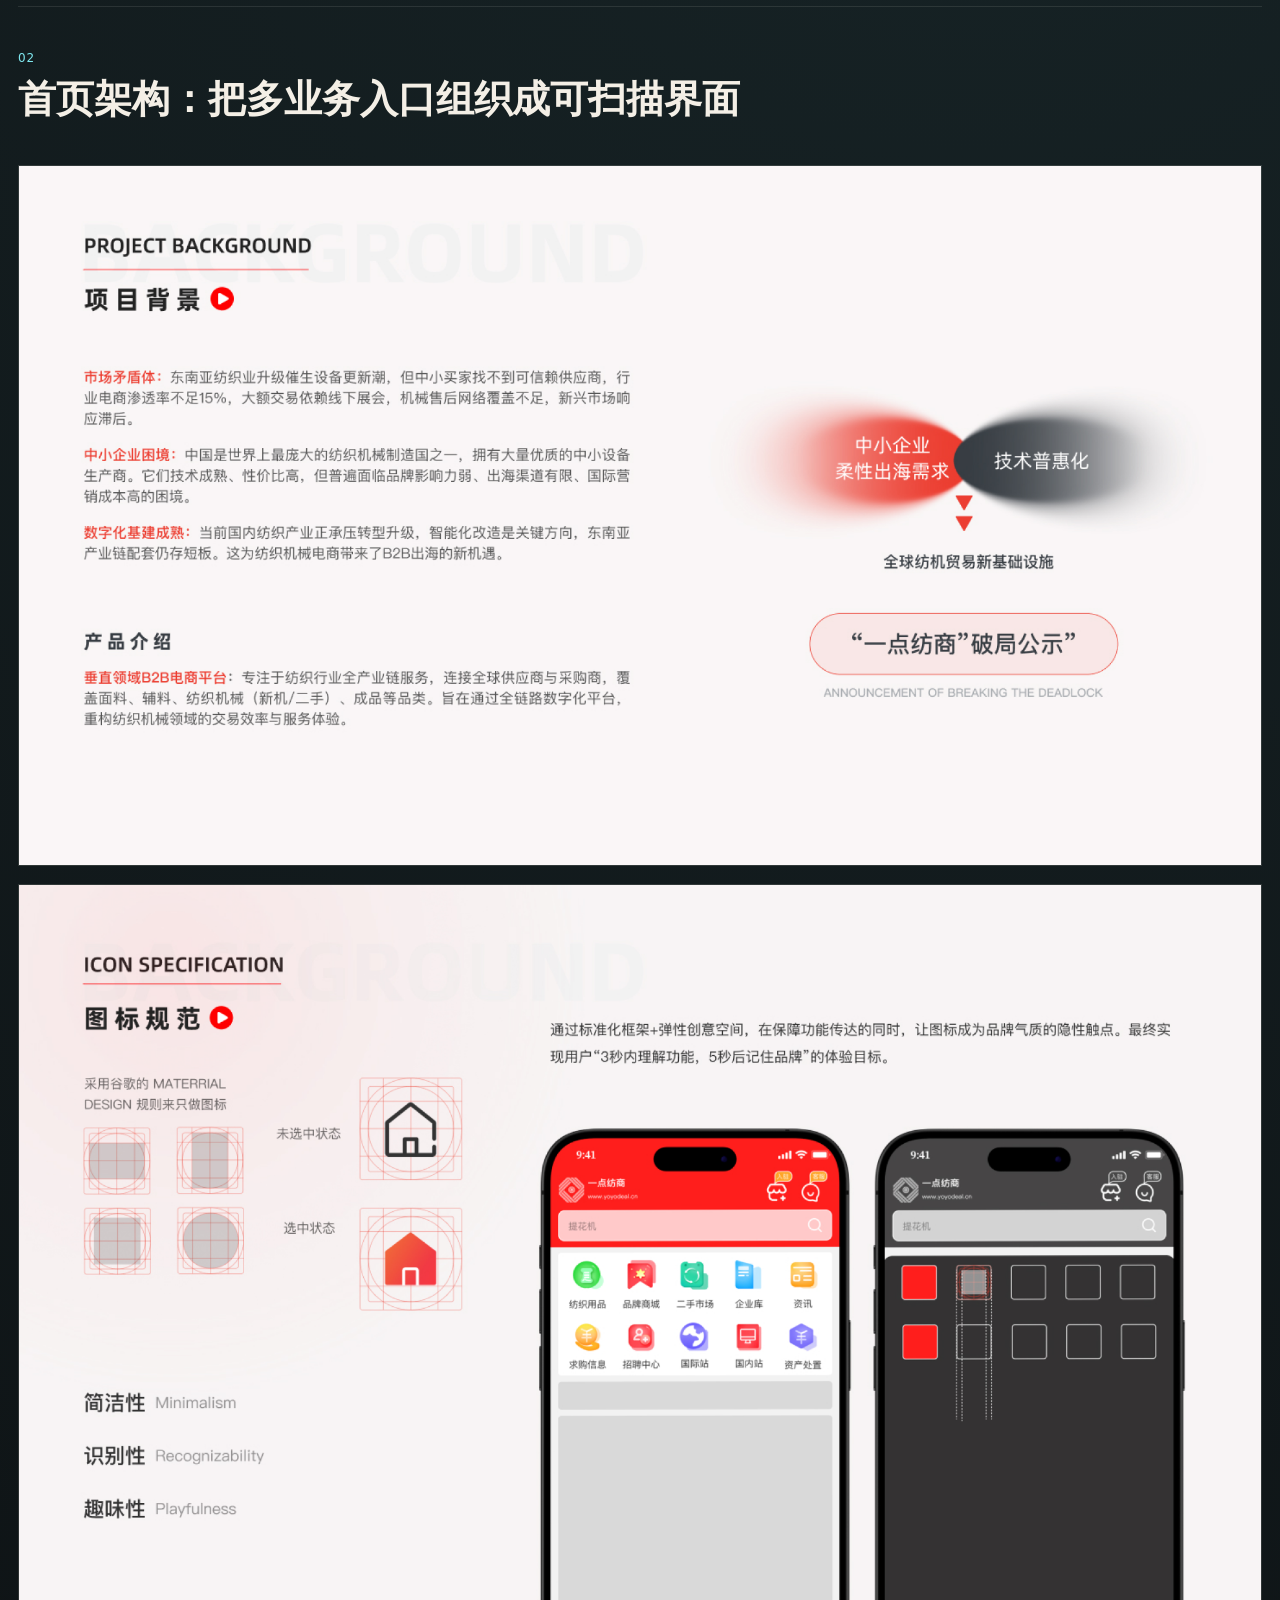
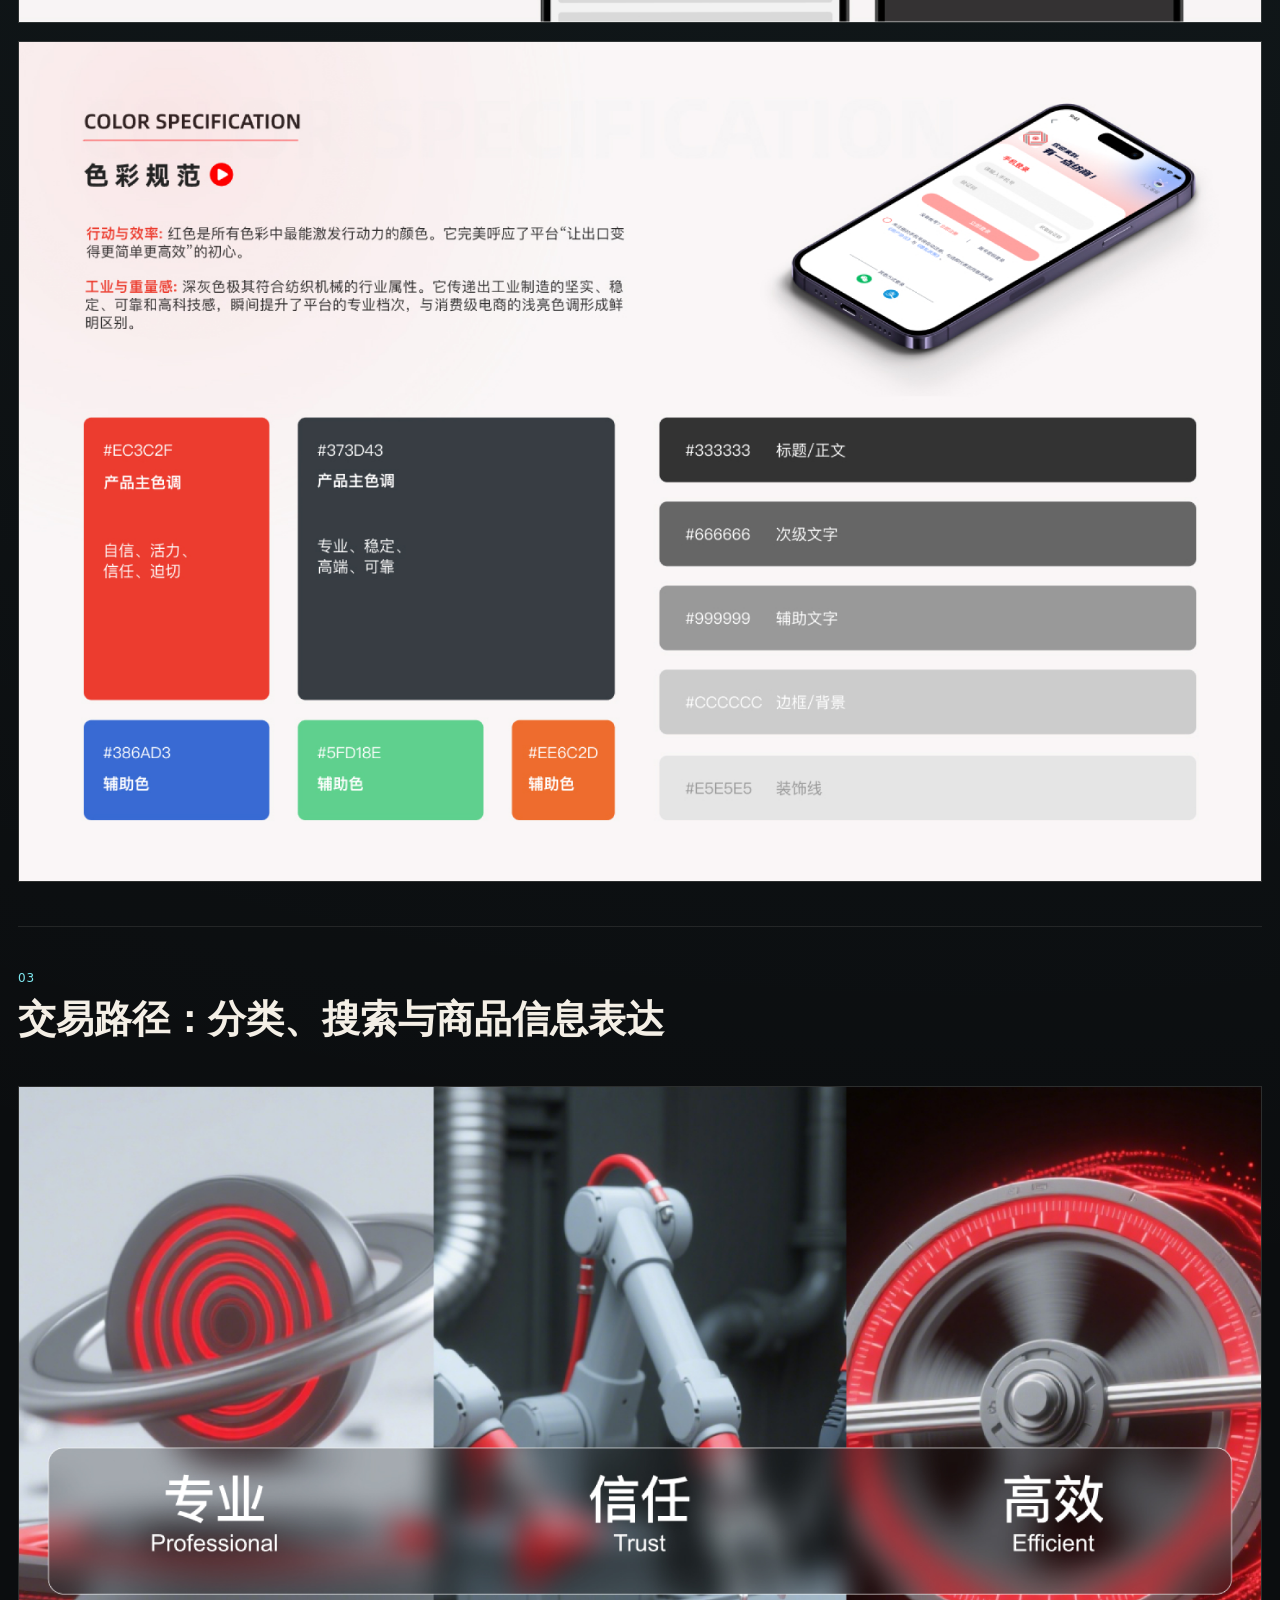
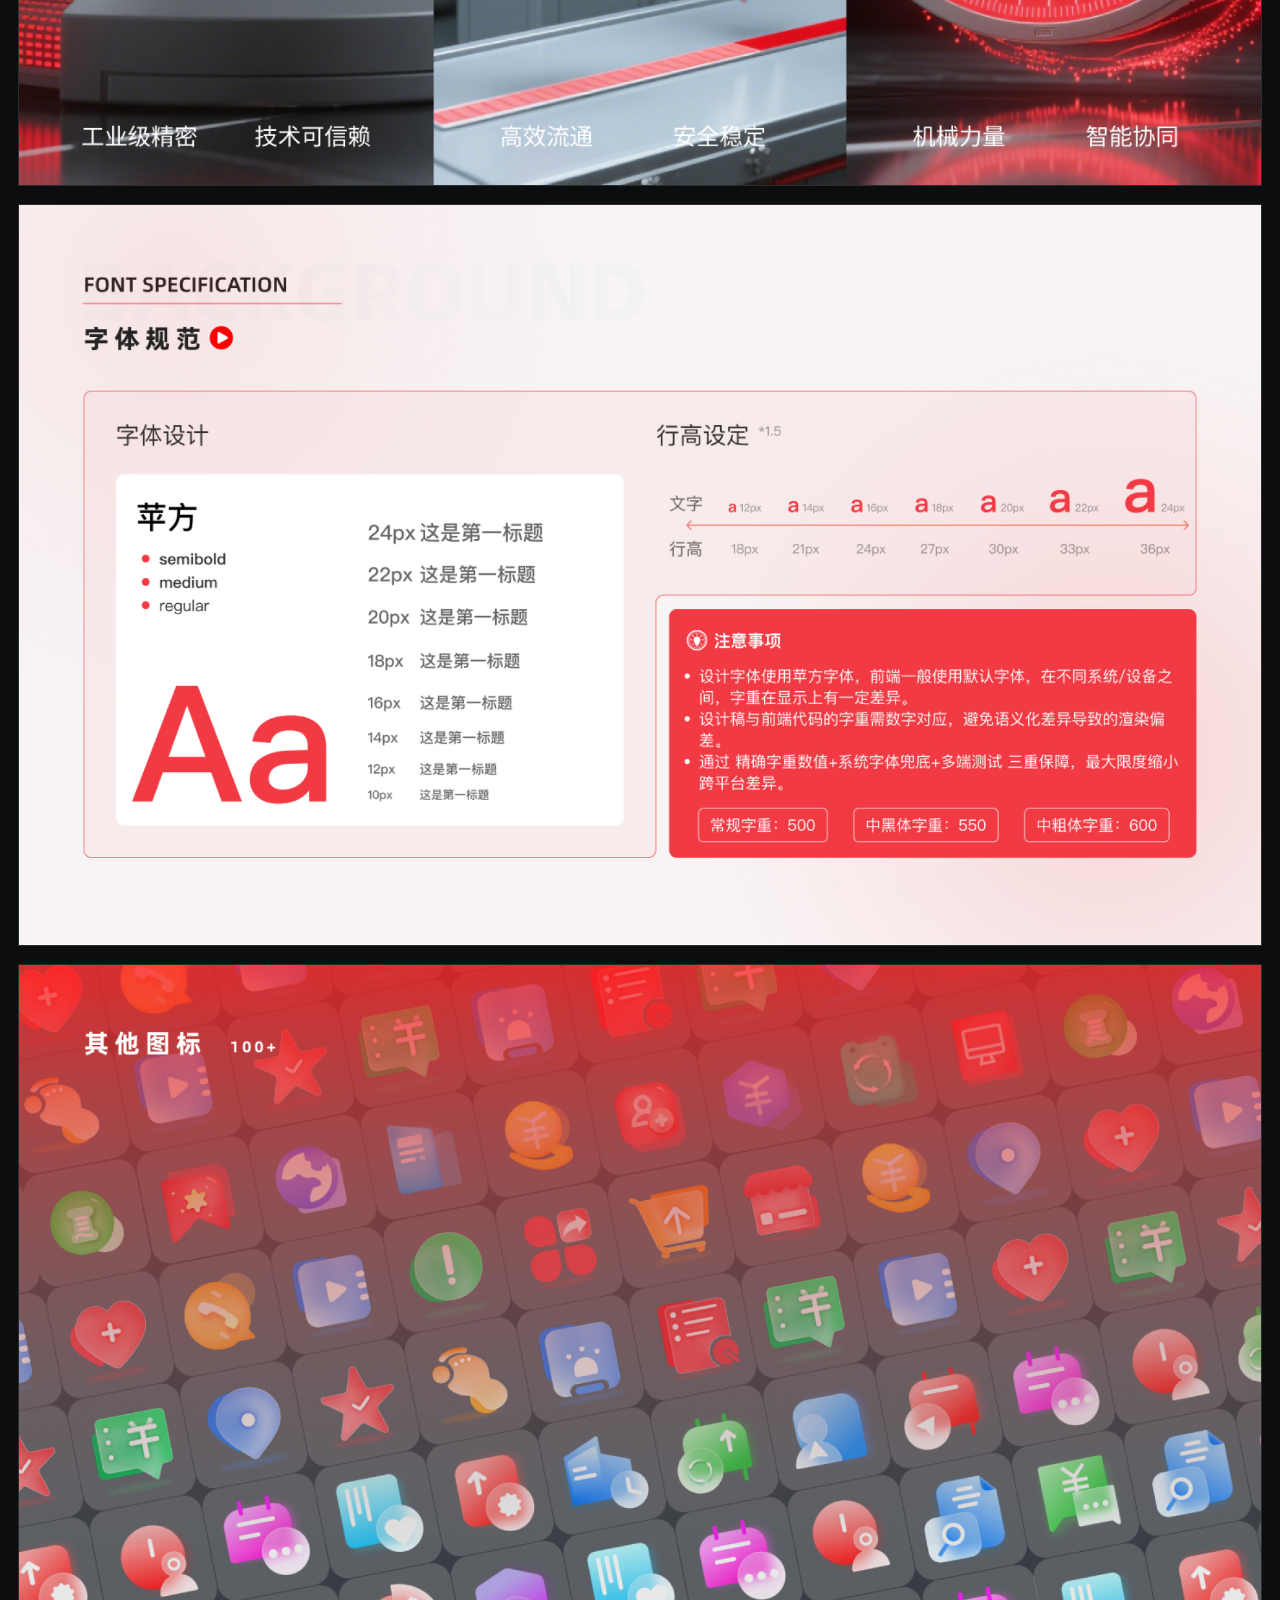
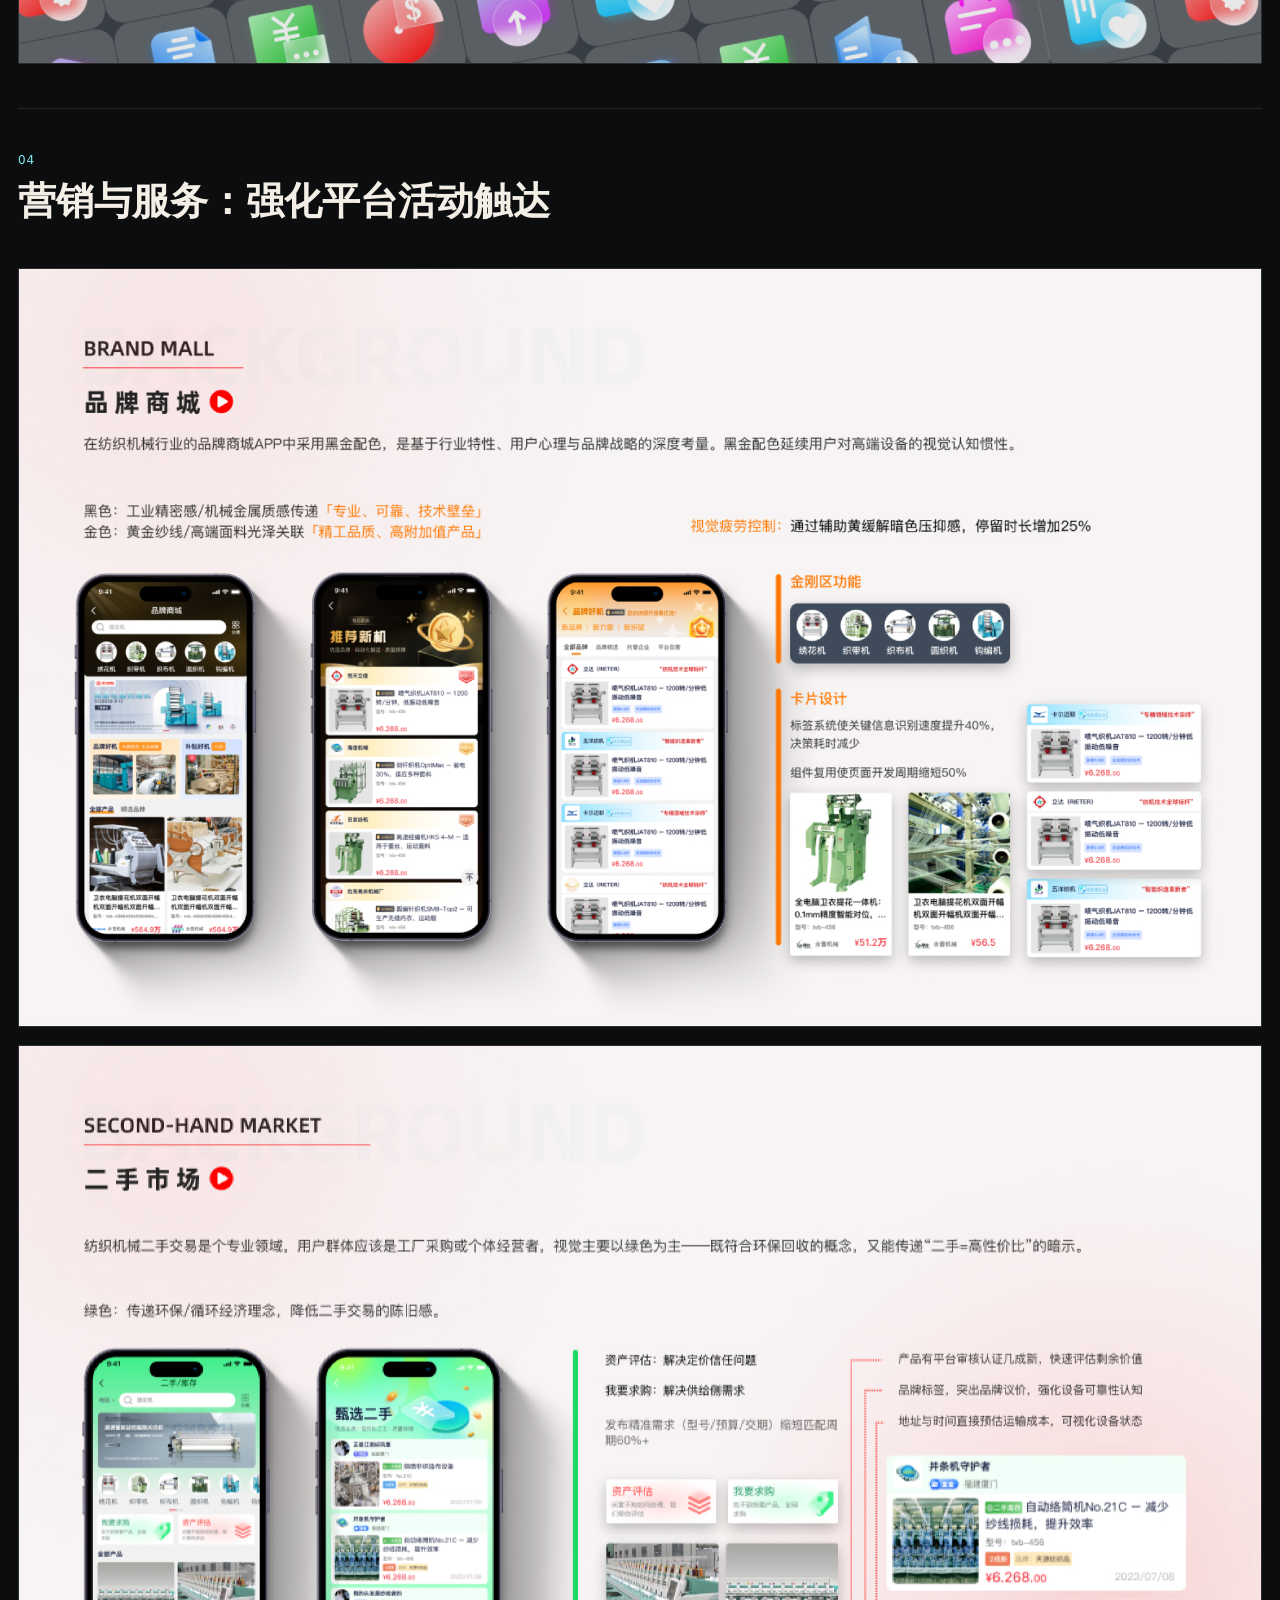
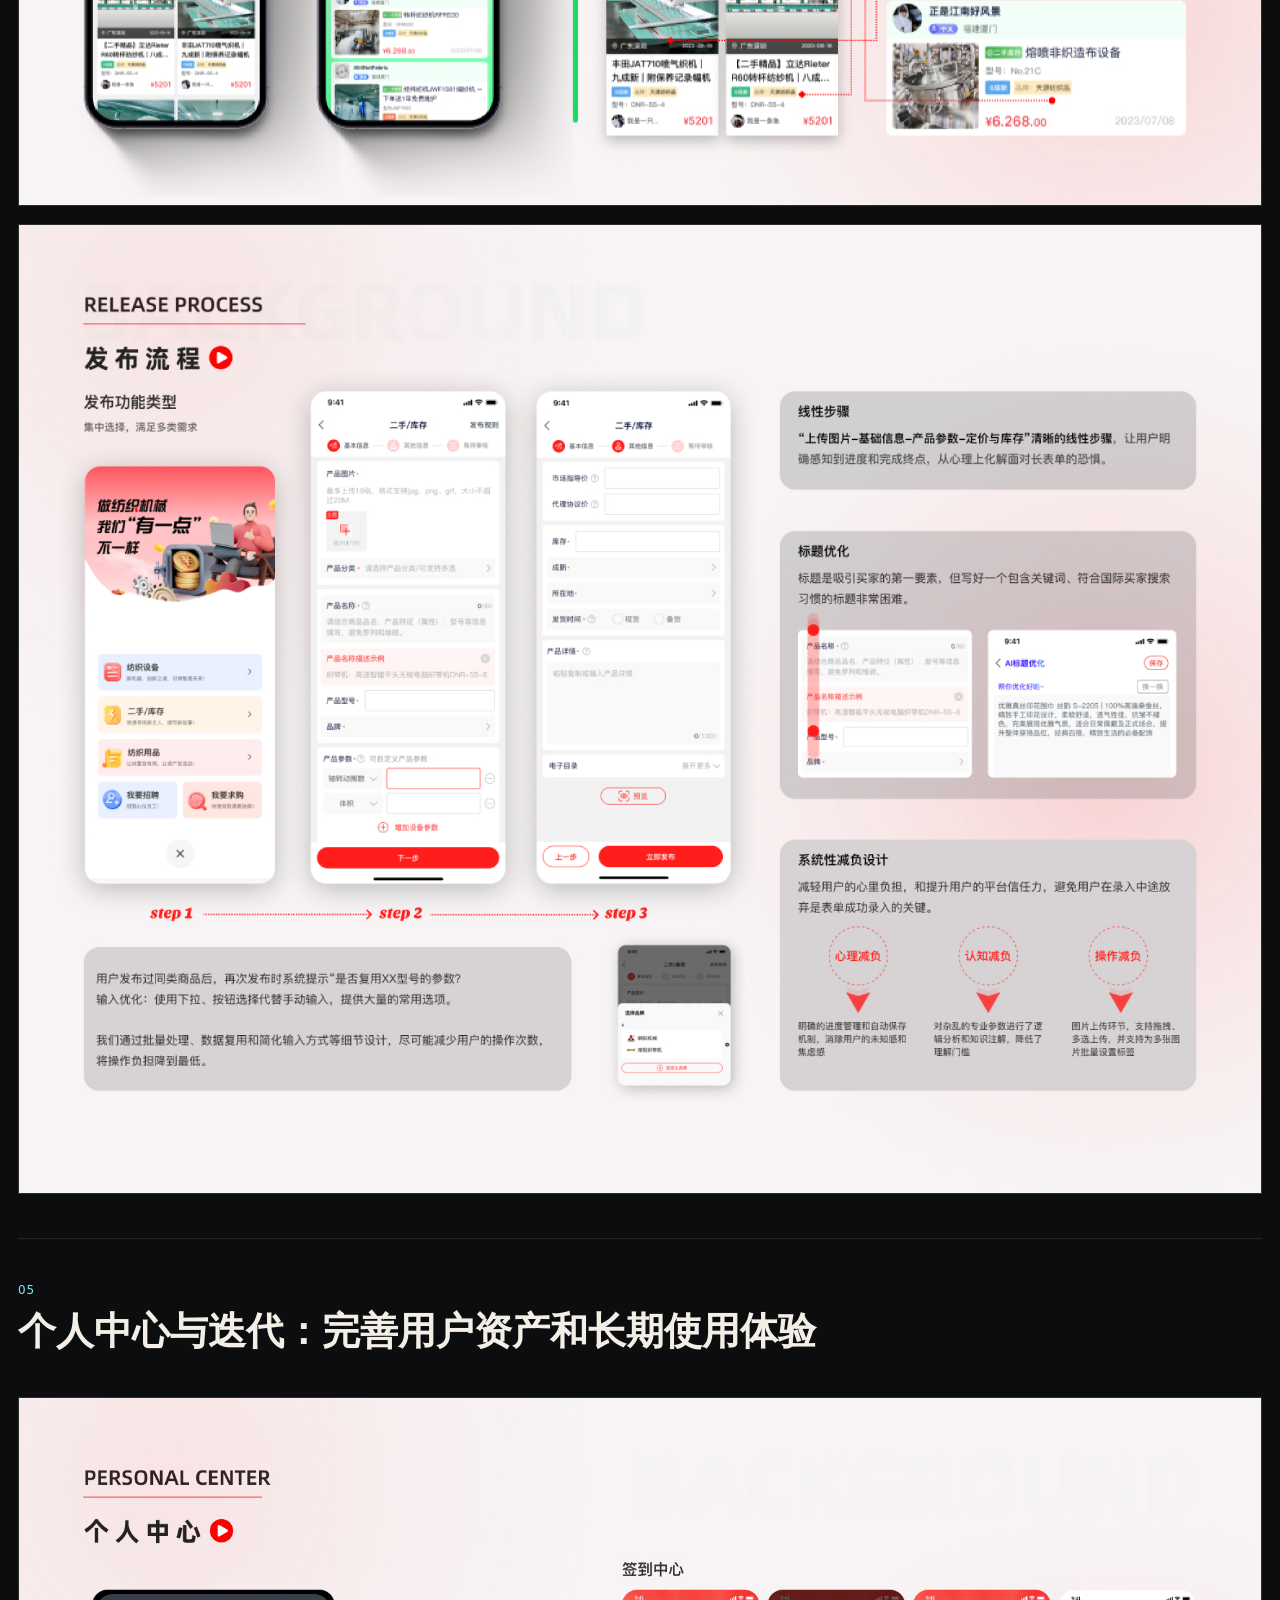
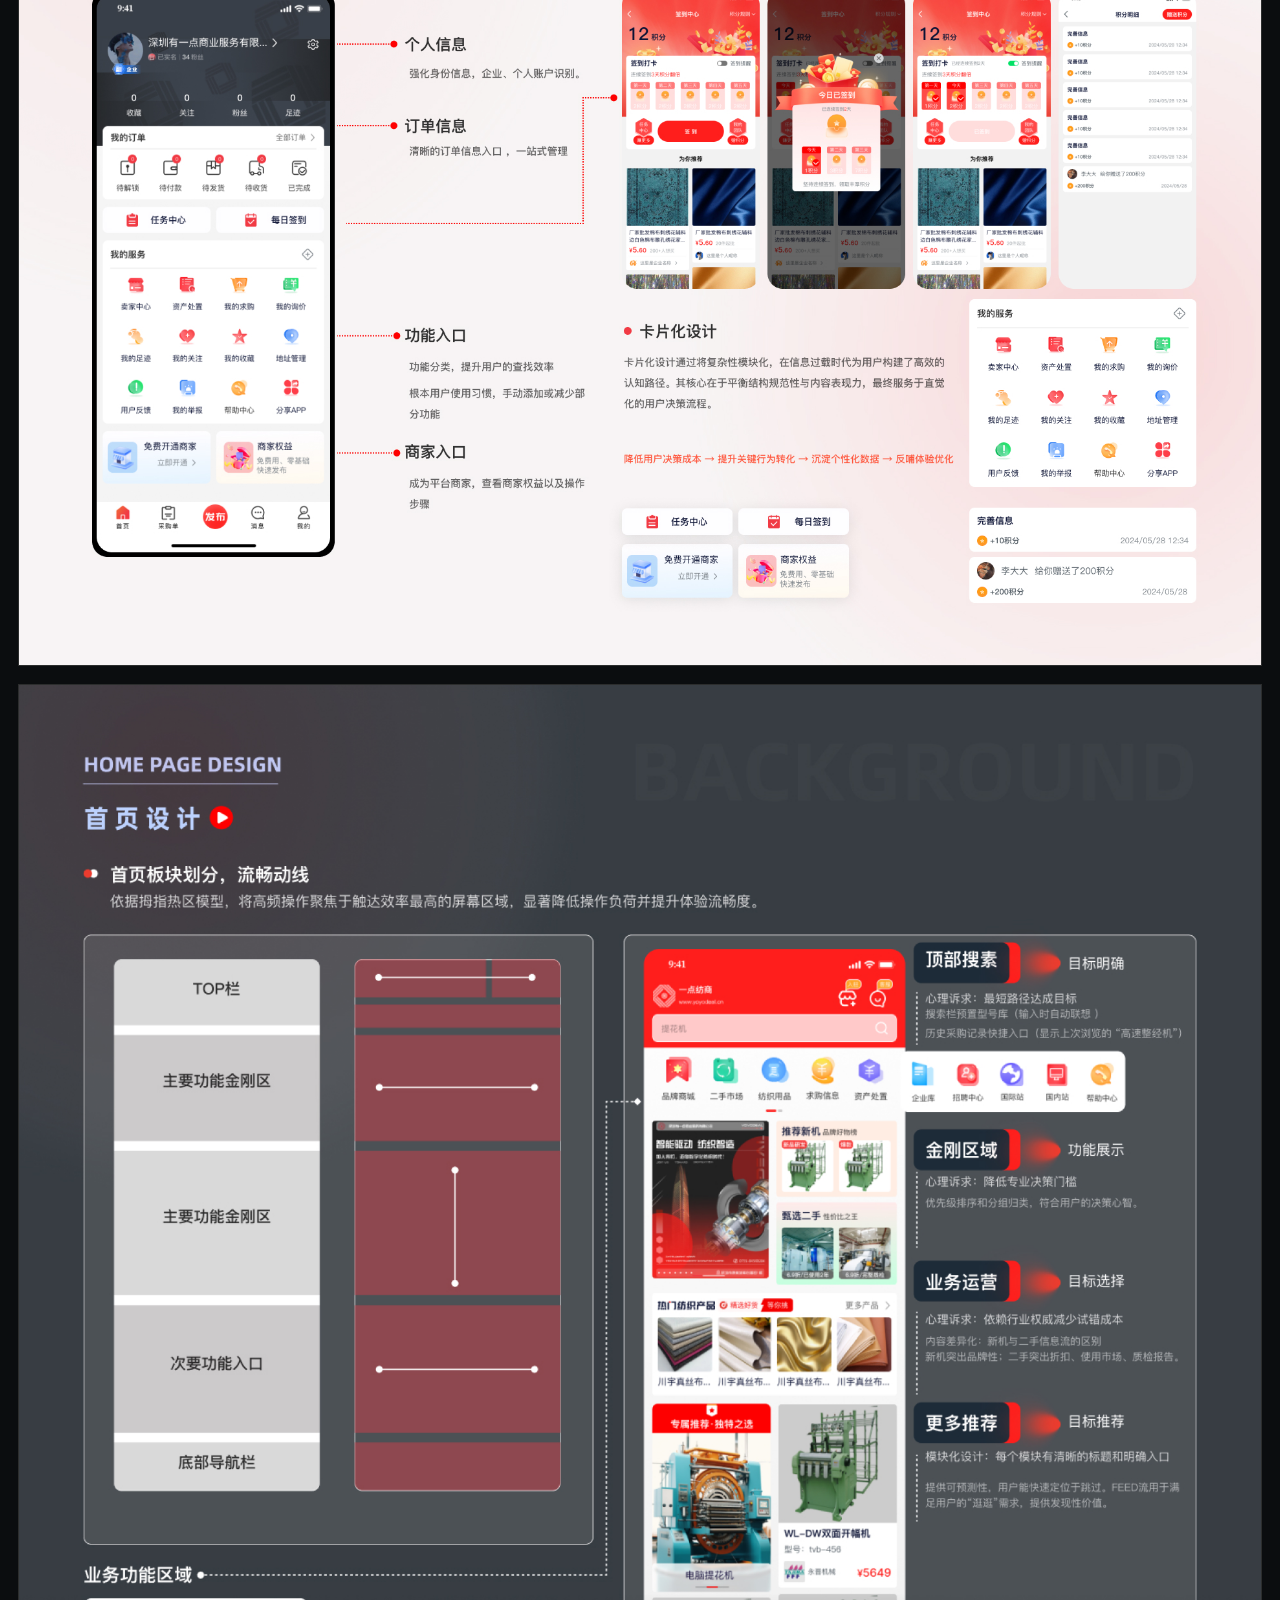
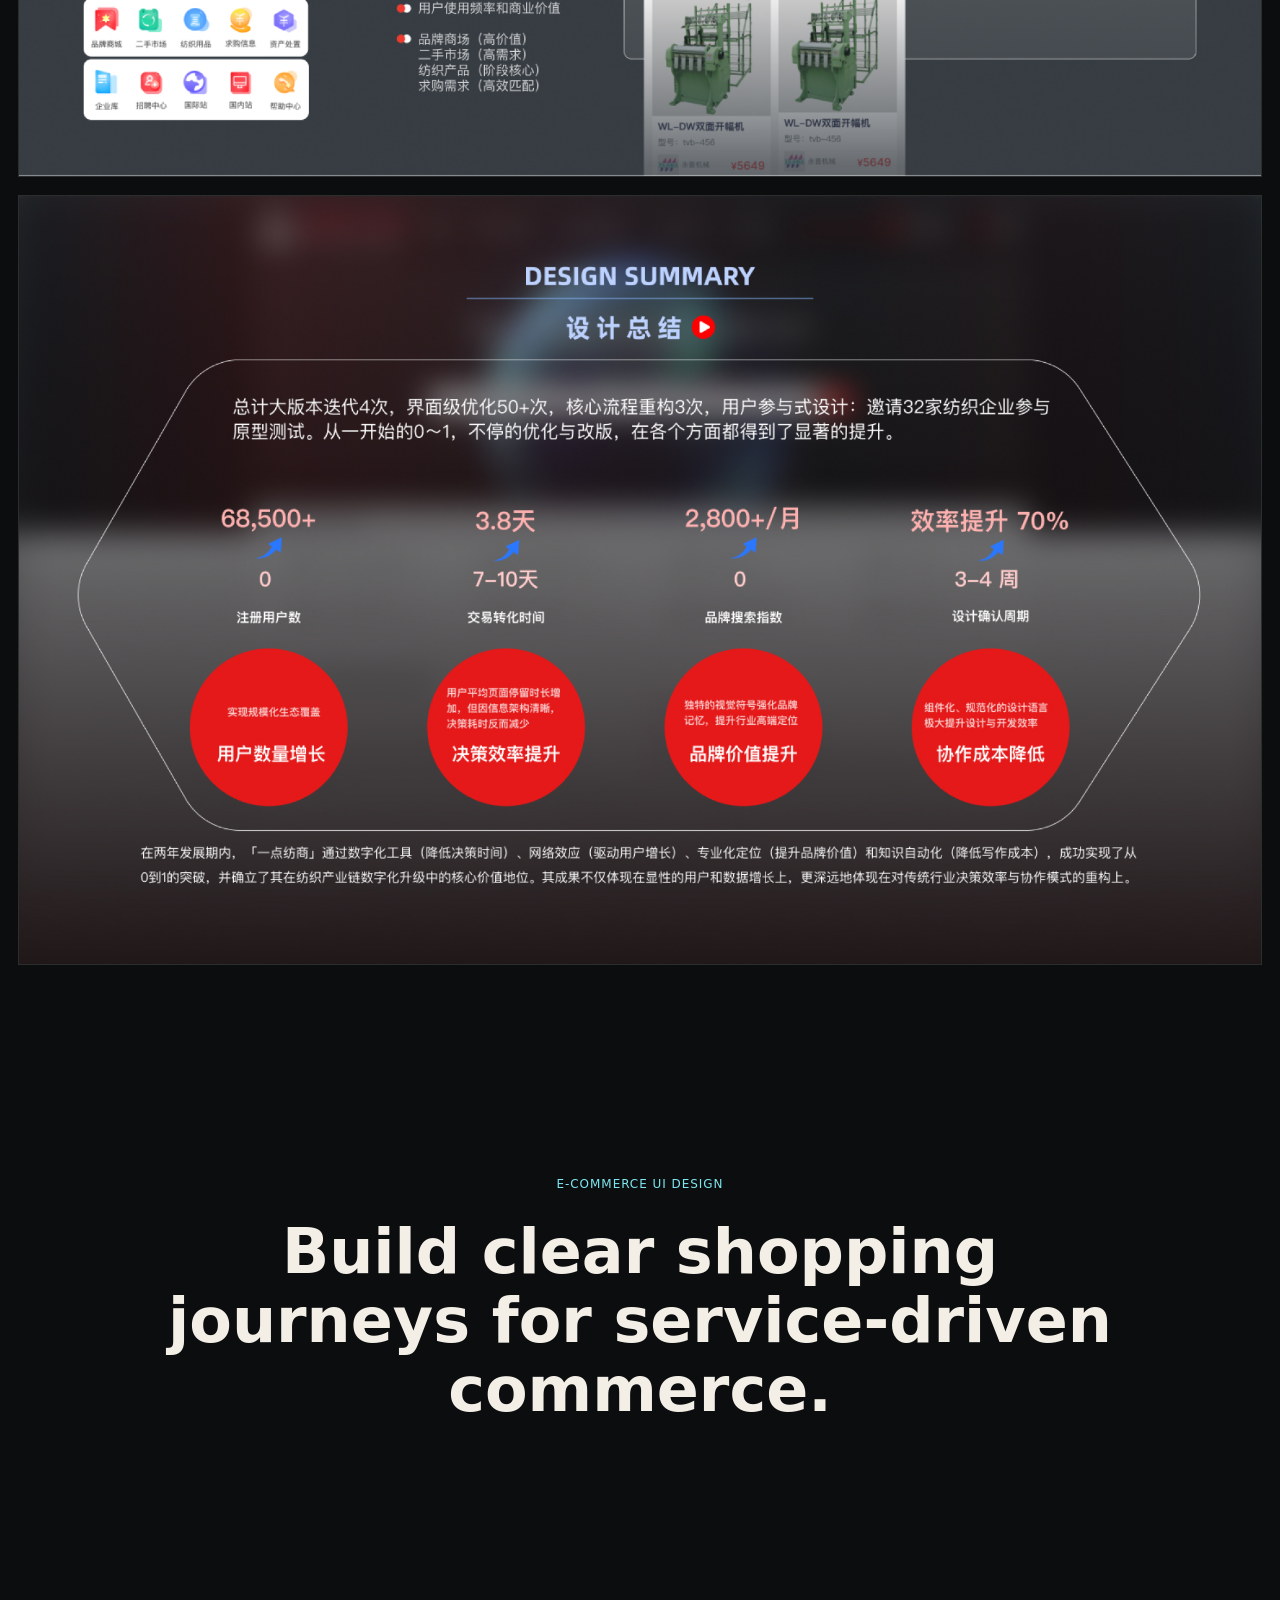
<file: project-yoyodeal.html>
<!doctype html>
<html lang="zh-CN">
  <head>
    <meta charset="UTF-8" />
    <meta name="viewport" content="width=device-width, initial-scale=1.0" />
    <title>YOYODEAL 一点纺商 APP | 付小林 Ripple</title>
    <link rel="stylesheet" href="./styles.css" />
  </head>
  <body class="project-page">
    <header class="site-header is-scrolled" data-blur>
      <a class="brand" href="./index.html#top" aria-label="返回首页">
        <span class="brand-mark">UX</span>
        <span>Product AI Designer</span>
      </a>
      <nav class="nav-links" aria-label="主导航">
        <a href="./index.html#work">作品</a>
        <a href="./index.html#about">关于</a>
        <a href="./index.html#process">方法</a>
        <a href="./index.html#contact">联系</a>
      </nav>
      <a class="header-action" href="./resume.html">简历</a>
    </header>

    <main>
      <section class="project-hero">
        <div class="project-hero-copy reveal">
          <a class="project-back-link" href="./index.html#work">返回作品</a>
          <p class="section-kicker">Case Study · E-commerce APP</p>
          <h1>YOYODEAL<br />一点纺商 APP</h1>
          <p>
            面向纺织行业全球电商综合服务平台，从 0-1 搭建移动端产品体验，覆盖首页、分类、营销活动、订单与个人中心等核心路径。
          </p>
          <div class="project-tags" aria-label="项目标签">
            <span>从 0-1 UI 设计</span>
            <span>版本迭代</span>
            <span>电商服务平台</span>
            <span>移动端 APP</span>
          </div>
        </div>
        <button class="project-hero-shot reveal" type="button" data-lightbox="./assets/projects/yoyodeal/16.png">
          <img src="./assets/projects/yoyodeal/16.png" alt="YOYODEAL 一点纺商 APP 项目封面" />
        </button>
      </section>

      <section class="project-overview">
        <div>
          <span>角色</span>
          <strong>UI/UX 设计师</strong>
        </div>
        <div>
          <span>平台</span>
          <strong>移动端 APP</strong>
        </div>
        <div>
          <span>行业</span>
          <strong>纺织电商服务</strong>
        </div>
        <div>
          <span>方向</span>
          <strong>0-1 搭建 · 版本迭代</strong>
        </div>
      </section>

      <section class="project-section">
        <div class="project-section-heading">
          <p class="section-kicker">Case Flow</p>
          <h2>从核心首页到电商服务闭环</h2>
        </div>

        <section class="project-chapter">
          <article class="project-feature">
            <button type="button" data-lightbox="./assets/projects/yoyodeal/17.png">
              <img src="./assets/projects/yoyodeal/17.png" alt="YOYODEAL APP 核心界面展示" />
            </button>
            <div>
              <span>01</span>
              <h3>项目背景</h3>
              <p>
                一点纺商面向纺织行业采购、交易和服务场景，需要在移动端建立清晰的业务入口、商品浏览路径和营销触达方式。
              </p>
            </div>
          </article>
        </section>

        <section class="project-chapter">
          <div class="project-chapter-copy is-title-only">
            <span>02</span>
            <h3>首页架构：把多业务入口组织成可扫描界面</h3>
          </div>
          <div class="project-gallery">
            <button type="button" data-lightbox="./assets/projects/yoyodeal/18.png">
              <img src="./assets/projects/yoyodeal/18.png" alt="YOYODEAL 首页设计" />
            </button>
            <button type="button" data-lightbox="./assets/projects/yoyodeal/19.png">
              <img src="./assets/projects/yoyodeal/19.png" alt="YOYODEAL 首页结构拆解" />
            </button>
            <button type="button" data-lightbox="./assets/projects/yoyodeal/20.png">
              <img src="./assets/projects/yoyodeal/20.png" alt="YOYODEAL 首页版本迭代" />
            </button>
          </div>
        </section>

        <section class="project-chapter">
          <div class="project-chapter-copy is-title-only">
            <span>03</span>
            <h3>交易路径：分类、搜索与商品信息表达</h3>
          </div>
          <div class="project-gallery">
            <button type="button" data-lightbox="./assets/projects/yoyodeal/21.png">
              <img src="./assets/projects/yoyodeal/21.png" alt="YOYODEAL 商品与分类界面" />
            </button>
            <button type="button" data-lightbox="./assets/projects/yoyodeal/22.png">
              <img src="./assets/projects/yoyodeal/22.png" alt="YOYODEAL 交易路径设计" />
            </button>
            <button type="button" data-lightbox="./assets/projects/yoyodeal/23.png">
              <img src="./assets/projects/yoyodeal/23.png" alt="YOYODEAL 商品浏览体验" />
            </button>
          </div>
        </section>

        <section class="project-chapter">
          <div class="project-chapter-copy is-title-only">
            <span>04</span>
            <h3>营销与服务：强化平台活动触达</h3>
          </div>
          <div class="project-gallery">
            <button type="button" data-lightbox="./assets/projects/yoyodeal/24.png">
              <img src="./assets/projects/yoyodeal/24.png" alt="YOYODEAL 营销活动页面" />
            </button>
            <button type="button" data-lightbox="./assets/projects/yoyodeal/25.png">
              <img src="./assets/projects/yoyodeal/25.png" alt="YOYODEAL 运营内容设计" />
            </button>
            <button type="button" data-lightbox="./assets/projects/yoyodeal/26.png">
              <img src="./assets/projects/yoyodeal/26.png" alt="YOYODEAL 服务页面设计" />
            </button>
          </div>
        </section>

        <section class="project-chapter">
          <div class="project-chapter-copy is-title-only">
            <span>05</span>
            <h3>个人中心与迭代：完善用户资产和长期使用体验</h3>
          </div>
          <div class="project-gallery">
            <button type="button" data-lightbox="./assets/projects/yoyodeal/27.png">
              <img src="./assets/projects/yoyodeal/27.png" alt="YOYODEAL 个人中心设计" />
            </button>
            <button type="button" data-lightbox="./assets/projects/yoyodeal/28.png">
              <img src="./assets/projects/yoyodeal/28.png" alt="YOYODEAL 版本迭代设计" />
            </button>
            <button type="button" data-lightbox="./assets/projects/yoyodeal/29.png">
              <img src="./assets/projects/yoyodeal/29.png" alt="YOYODEAL APP 设计成果" />
            </button>
          </div>
        </section>

        <section class="project-ending reveal" aria-labelledby="ecommerce-ui-title">
          <div class="project-ending-copy">
            <p class="section-kicker">E-commerce UI Design</p>
            <h2 id="ecommerce-ui-title">Build clear shopping journeys for service-driven commerce.</h2>
          </div>
        </section>
      </section>
    </main>

    <div class="lightbox" aria-hidden="true">
      <button class="lightbox-close" type="button" aria-label="关闭图片预览">关闭</button>
      <img alt="项目大图预览" />
    </div>
    <script src="./script.js"></script>
  </body>
</html>
</file>
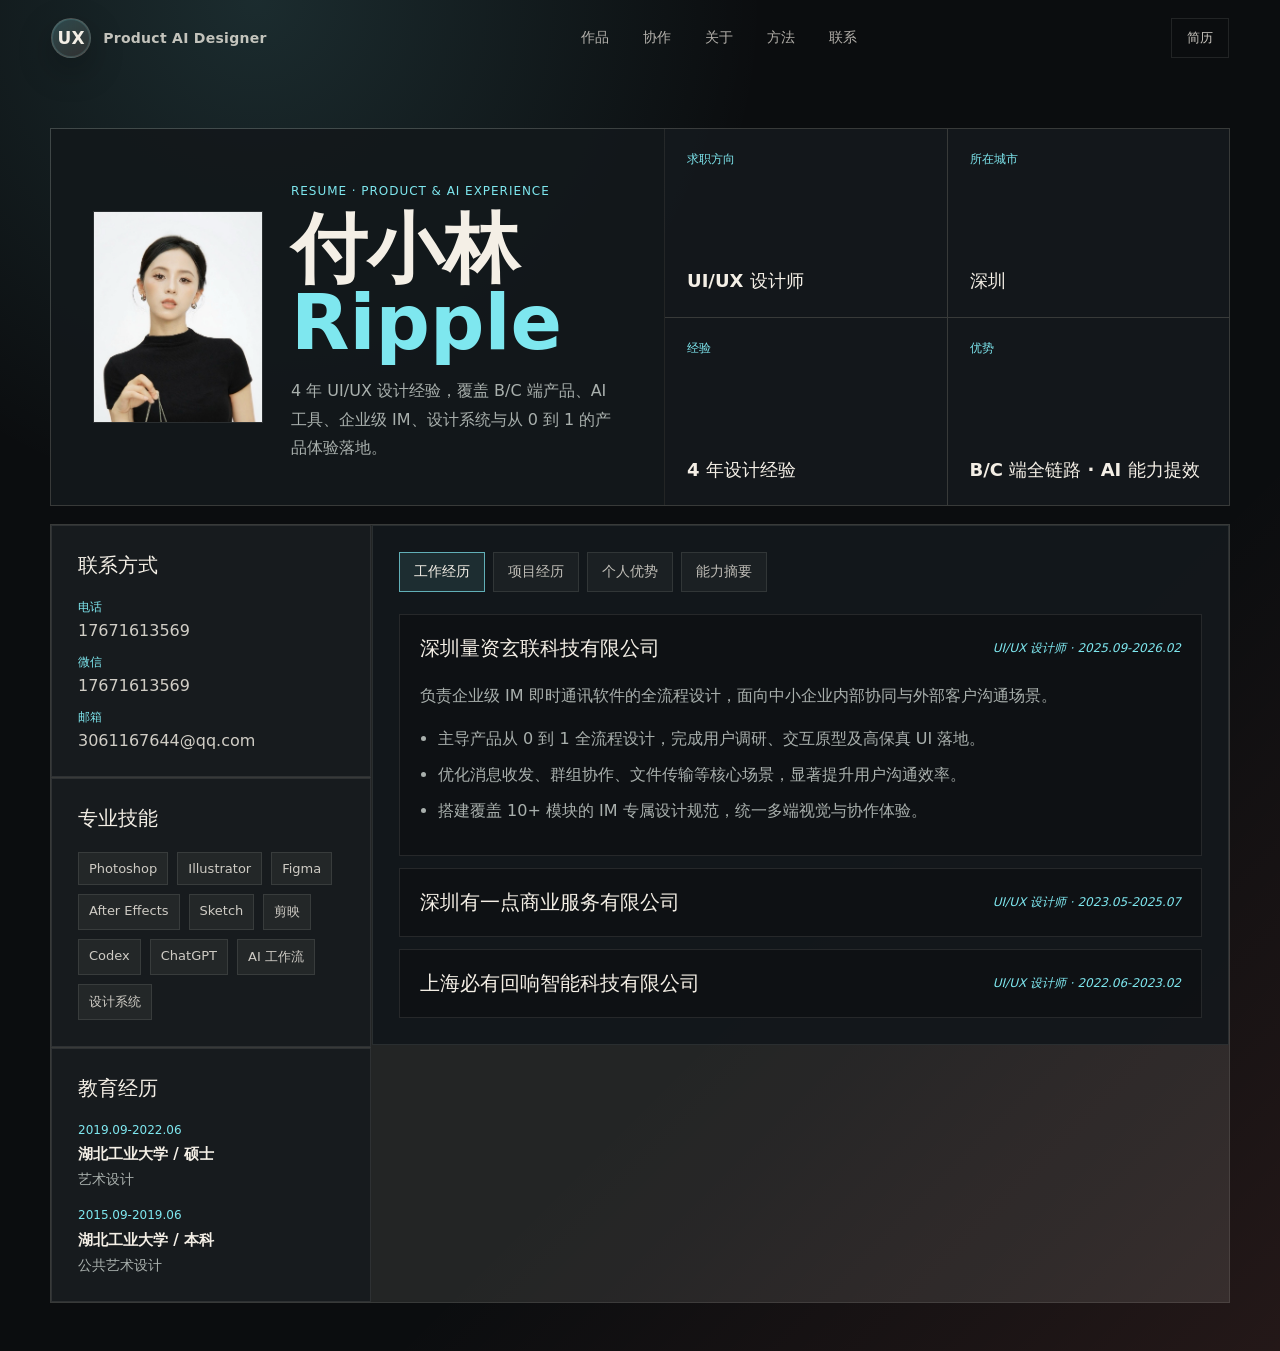
<file: resume.html>
<!doctype html>
<html lang="zh-CN">
  <head>
    <meta charset="UTF-8" />
    <meta name="viewport" content="width=device-width, initial-scale=1.0" />
    <title>付小林 Ripple | UI/UX 设计师简历</title>
    <link rel="stylesheet" href="./styles.css" />
  </head>
  <body class="resume-page">
    <header class="site-header is-scrolled" data-blur>
      <a class="brand" href="./index.html#top" aria-label="返回首页">
        <span class="brand-mark">UX</span>
        <span>Product AI Designer</span>
      </a>
      <nav class="nav-links" aria-label="主导航">
        <a href="./index.html#work">作品</a>
        <a href="./index.html#codex">协作</a>
        <a href="./index.html#about">关于</a>
        <a href="./index.html#process">方法</a>
        <a href="./index.html#contact">联系</a>
      </nav>
      <a class="header-action" href="./resume.html">简历</a>
    </header>

    <main class="resume-shell">
      <section class="resume-hero">
        <div class="resume-identity">
          <img src="./assets/profile-photo.jpg" alt="付小林个人照片" />
          <div>
            <p class="section-kicker">Resume · Product & AI Experience</p>
            <h1>付小林 <span>Ripple</span></h1>
            <p>
              4 年 UI/UX 设计经验，覆盖 B/C 端产品、AI 工具、企业级 IM、设计系统与从 0 到 1
              的产品体验落地。
            </p>
          </div>
        </div>
        <div class="resume-signal-grid" aria-label="核心信息">
          <div>
            <span>求职方向</span>
            <strong>UI/UX 设计师</strong>
          </div>
          <div>
            <span>所在城市</span>
            <strong>深圳</strong>
          </div>
          <div>
            <span>经验</span>
            <strong>4 年设计经验</strong>
          </div>
          <div>
            <span>优势</span>
            <strong>B/C 端全链路 · AI 能力提效</strong>
          </div>
        </div>
      </section>

      <section class="resume-layout">
        <aside class="resume-sidebar" aria-label="个人信息">
          <section>
            <h2>联系方式</h2>
            <dl class="resume-contact-list">
              <div>
                <dt>电话</dt>
                <dd>17671613569</dd>
              </div>
              <div>
                <dt>微信</dt>
                <dd>17671613569</dd>
              </div>
              <div>
                <dt>邮箱</dt>
                <dd>3061167644@qq.com</dd>
              </div>
            </dl>
          </section>

          <section>
            <h2>专业技能</h2>
            <div class="skill-cloud" aria-label="专业技能">
              <span>Photoshop</span>
              <span>Illustrator</span>
              <span>Figma</span>
              <span>After Effects</span>
              <span>Sketch</span>
              <span>剪映</span>
              <span>Codex</span>
              <span>ChatGPT</span>
              <span>AI 工作流</span>
              <span>设计系统</span>
            </div>
          </section>

          <section>
            <h2>教育经历</h2>
            <div class="education-list">
              <article>
                <time>2019.09-2022.06</time>
                <strong>湖北工业大学 / 硕士</strong>
                <span>艺术设计</span>
              </article>
              <article>
                <time>2015.09-2019.06</time>
                <strong>湖北工业大学 / 本科</strong>
                <span>公共艺术设计</span>
              </article>
            </div>
          </section>
        </aside>

        <section class="resume-main" aria-label="简历详情">
          <div class="resume-tabs" role="tablist" aria-label="简历内容切换">
            <button class="is-active" type="button" data-resume-tab="experience">工作经历</button>
            <button type="button" data-resume-tab="projects">项目经历</button>
            <button type="button" data-resume-tab="strengths">个人优势</button>
            <button type="button" data-resume-tab="summary">能力摘要</button>
          </div>

          <div class="resume-panel is-active" data-resume-panel="experience">
            <details class="resume-item" open>
              <summary>
                <span>深圳量资玄联科技有限公司</span>
                <em>UI/UX 设计师 · 2025.09-2026.02</em>
              </summary>
              <div class="resume-item-body">
                <p>负责企业级 IM 即时通讯软件的全流程设计，面向中小企业内部协同与外部客户沟通场景。</p>
                <ul>
                  <li>主导产品从 0 到 1 全流程设计，完成用户调研、交互原型及高保真 UI 落地。</li>
                  <li>优化消息收发、群组协作、文件传输等核心场景，显著提升用户沟通效率。</li>
                  <li>搭建覆盖 10+ 模块的 IM 专属设计规范，统一多端视觉与协作体验。</li>
                </ul>
              </div>
            </details>

            <details class="resume-item">
              <summary>
                <span>深圳有一点商业服务有限公司</span>
                <em>UI/UX 设计师 · 2023.05-2025.07</em>
              </summary>
              <div class="resume-item-body">
                <p>参与“三端协同”的全球电商服务生态数字化平台设计，覆盖商家、运营与内部管理场景。</p>
                <ul>
                  <li>主导 B 端产品全链路体验升级，从用户痛点分析到高保真 UI 闭环落地。</li>
                  <li>搭建 50+ 组件的企业级设计系统，覆盖 3 条产品线，提升协作效率与一致性。</li>
                  <li>结合用户数据输出体验优化建议，推动页面复用率、流程效率与留存指标提升。</li>
                </ul>
              </div>
            </details>

            <details class="resume-item">
              <summary>
                <span>上海必有回响智能科技有限公司</span>
                <em>UI/UX 设计师 · 2022.06-2023.02</em>
              </summary>
              <div class="resume-item-body">
                <p>负责移动端 UI 设计执行，参与 Z 世代电商需求挖掘、竞品研究与产品视觉规范搭建。</p>
                <ul>
                  <li>输出高完成度视觉界面，并参与制定产品视觉与交互规范。</li>
                  <li>根据业务数据与用户反馈参与体验迭代，保障多场景体验连贯性。</li>
                </ul>
              </div>
            </details>
          </div>

          <div class="resume-panel" data-resume-panel="projects">
            <details class="resume-item" open>
              <summary>
                <span>GooTok 全球化即时通讯 APP</span>
                <em>AI 驱动即时通讯工具</em>
              </summary>
              <div class="resume-item-body">
                <p>
                  面向跨国企业沟通效率低、客户转化难的问题，设计 AI 驱动的无痛沟通体验。
                </p>
                <ul>
                  <li>主导产品从 0 到 1 设计，打造 AI 翻译、消息协作与客户沟通场景交互。</li>
                  <li>优化用户沟通效率，推动误解率降低、交付效率提升和后续迭代返工率下降。</li>
                  <li>协同推进 AI 客户分析功能落地，辅助客户线索转化和成单周期缩短。</li>
                </ul>
              </div>
            </details>

            <details class="resume-item">
              <summary>
                <span>中小商家数字化经营工具</span>
                <em>全链路经营平台</em>
              </summary>
              <div class="resume-item-body">
                <p>针对操作门槛高、数据零散、转化链路不清晰的问题，设计经营平台与核心业务流程。</p>
                <ul>
                  <li>主导 B 端产品全链路升级，降低商家数字化经营门槛。</li>
                  <li>搭建 50+ 组件的企业级设计系统，提升设计交付效率与页面复用率。</li>
                  <li>优化经营看板、订单管理等关键流程，提升商家操作效率和用户留存。</li>
                </ul>
              </div>
            </details>

            <details class="resume-item">
              <summary>
                <span>奇货商城、潮玩族垂直类电商移动端产品</span>
                <em>Z 世代电商体验</em>
              </summary>
              <div class="resume-item-body">
                <p>面向年轻化潮玩消费场景，设计更轻量、互动和转化友好的移动端购物体验。</p>
                <ul>
                  <li>负责移动端 UI 设计执行，输出符合 Z 世代审美的电商产品视觉界面。</li>
                  <li>参与产品视觉规范制定，保障平台日常活动和业务页面体验一致。</li>
                  <li>配合营销活动页面设计，支撑运营节奏和转化目标。</li>
                </ul>
              </div>
            </details>
          </div>

          <div class="resume-panel" data-resume-panel="strengths">
            <div class="strength-grid">
              <article>
                <span>01</span>
                <h3>全链路设计</h3>
                <p>拥有 4 年 B/C 端设计经验，可独立完成产品从 0 到 1 的全流程设计落地。</p>
              </article>
              <article>
                <span>02</span>
                <h3>体系搭建</h3>
                <p>主导搭建企业级设计系统，统一视觉规范，提升团队协作与迭代效率。</p>
              </article>
              <article>
                <span>03</span>
                <h3>AI 赋能提效</h3>
                <p>熟练使用 Codex 等工具优化设计流程，兼顾 AI 运营设计、助力业务增长。</p>
              </article>
              <article>
                <span>04</span>
                <h3>统筹推进</h3>
                <p>具备项目主导能力，能高效联动多部门协作，保障设计方案落地执行。</p>
              </article>
            </div>
          </div>

          <div class="resume-panel" data-resume-panel="summary">
            <div class="resume-summary">
              <p>
                我更适合需要“设计判断 + 产品理解 + 高质量交付”的团队：既能处理复杂 B 端流程，
                也能面向 C 端增长和 AI 功能体验做清晰、可落地的设计方案。
              </p>
              <div class="resume-summary-metrics">
                <div><strong>50+</strong><span>组件系统沉淀</span></div>
                <div><strong>3</strong><span>产品线协作经验</span></div>
                <div><strong>0-1</strong><span>产品体验定义</span></div>
                <div><strong>AI</strong><span>工具化提效能力</span></div>
              </div>
            </div>
          </div>
        </section>
      </section>
    </main>
    <script src="./script.js"></script>
  </body>
</html>
</file>
<file: styles.css>
:root {
  color-scheme: dark;
  --bg: #0b0d0f;
  --bg-soft: #11161a;
  --ink: #f4efe6;
  --muted: #a9b0ad;
  --line: rgba(244, 239, 230, 0.1);
  --cyan: #7ee7ef;
  --coral: #ff7968;
  --olive: #b5c16b;
  --panel: rgba(18, 22, 24, 0.72);
  --max: 1440px;
  --radius-panel: 24px;
  --radius-card: 20px;
}

* {
  box-sizing: border-box;
}

html {
  scroll-behavior: smooth;
}

body {
  margin: 0;
  background: var(--bg);
  color: var(--ink);
  font-family:
    Inter, ui-sans-serif, system-ui, -apple-system, BlinkMacSystemFont, "Segoe UI",
    "PingFang SC", "Hiragino Sans GB", "Microsoft YaHei", sans-serif;
  letter-spacing: 0;
}

a {
  color: inherit;
  text-decoration: none;
}

.site-header {
  position: fixed;
  z-index: 20;
  top: 0;
  left: 0;
  right: 0;
  display: flex;
  align-items: center;
  justify-content: space-between;
  gap: 28px;
  padding: 18px clamp(18px, 4vw, 56px);
  transition:
    background 220ms ease,
    border-color 220ms ease,
    backdrop-filter 220ms ease;
}

.site-header.is-scrolled {
  background: rgba(8, 10, 11, 0.74);
  border-bottom: 1px solid var(--line);
  backdrop-filter: blur(18px);
}

.brand,
.nav-links,
.hero-tags,
.contact-actions {
  display: flex;
  align-items: center;
}

.brand {
  gap: 12px;
  font-size: 14px;
  font-weight: 650;
  color: rgba(244, 239, 230, 0.78);
  letter-spacing: 0.02em;
  white-space: nowrap;
}

.brand-mark {
  display: grid;
  width: 40px;
  height: 40px;
  place-items: center;
  border: 1px solid rgba(244, 239, 230, 0.16);
  border-radius: 50%;
  background:
    linear-gradient(145deg, rgba(126, 231, 239, 0.18), rgba(255, 121, 104, 0.08)),
    rgba(244, 239, 230, 0.04);
  color: var(--ink);
  font-size: 17px;
  font-weight: 800;
  box-shadow:
    0 12px 34px rgba(0, 0, 0, 0.28),
    inset 0 0 0 1px rgba(126, 231, 239, 0.14);
}

.nav-links {
  gap: clamp(16px, 3vw, 34px);
  color: rgba(244, 239, 230, 0.72);
  font-size: 14px;
}

.nav-links a,
.header-action {
  transition: color 180ms ease;
}

.nav-links a:hover,
.header-action:hover {
  color: var(--ink);
}

.header-action {
  border: 1px solid var(--line);
  padding: 10px 15px;
  color: rgba(244, 239, 230, 0.82);
  font-size: 13px;
}

.hero {
  position: relative;
  min-height: 92vh;
  display: grid;
  grid-template-columns: minmax(0, 0.92fr) minmax(320px, 0.42fr);
  grid-template-areas:
    "content portrait"
    "panel panel";
  column-gap: clamp(28px, 6vw, 90px);
  row-gap: 34px;
  align-items: start;
  overflow: hidden;
  width: min(var(--max), calc(100% - 36px));
  margin-inline: auto;
  padding: 118px 0 54px;
}

.hero-media,
.hero-overlay {
  position: absolute;
  inset-block: 0;
  left: 50%;
  width: 100vw;
  transform: translateX(-50%);
}

.hero-media {
  width: 100%;
  height: 100%;
  object-fit: cover;
  filter: saturate(0.92) contrast(1.04);
}

.hero-overlay {
  background:
    linear-gradient(90deg, rgba(6, 8, 9, 0.86) 0%, rgba(6, 8, 9, 0.56) 45%, rgba(6, 8, 9, 0.28) 100%),
    linear-gradient(0deg, var(--bg) 0%, rgba(11, 13, 15, 0) 32%),
    radial-gradient(circle at 18% 42%, rgba(126, 231, 239, 0.16), transparent 34%);
}

.hero-content,
.hero-panel,
.hero-portrait {
  position: relative;
  z-index: 2;
}

.hero-content {
  grid-area: content;
  width: min(700px, 100%);
  min-height: 432px;
  display: flex;
  flex-direction: column;
  padding-bottom: 0;
}

.hero-portrait {
  grid-area: portrait;
  justify-self: end;
  width: min(360px, 100%);
  margin: 0;
  overflow: visible;
  border: 1px solid rgba(126, 231, 239, 0.22);
  border-radius: 42px;
  background: rgba(8, 12, 14, 0.62);
  box-shadow:
    -28px 36px 120px rgba(0, 0, 0, 0.48),
    inset 0 0 0 1px rgba(244, 239, 230, 0.04);
}

.hero-portrait::before {
  content: "";
  position: absolute;
  z-index: 1;
  pointer-events: none;
}

.hero-portrait::before {
  top: -58px;
  left: 30px;
  width: 138px;
  height: 138px;
  border-radius: 50%;
  background: repeating-conic-gradient(from 10deg, rgba(126, 231, 239, 0.72) 0 7deg, transparent 7deg 14deg);
  opacity: 0.7;
}

.hero-portrait img {
  position: relative;
  z-index: 1;
  display: block;
  width: 100%;
  aspect-ratio: 4 / 5.05;
  object-fit: cover;
  object-position: center top;
  border-radius: 40px 40px 24px 24px;
  filter: saturate(0.92) contrast(1.06) brightness(0.98);
}

.hero-portrait figcaption {
  position: absolute;
  z-index: 3;
  left: 50%;
  bottom: 18px;
  width: min(82%, 292px);
  display: grid;
  gap: 8px;
  padding: 14px 18px;
  border: 1px solid rgba(244, 239, 230, 0.18);
  border-radius: 18px;
  background: rgba(8, 12, 14, 0.74);
  box-shadow: 0 18px 54px rgba(0, 0, 0, 0.34);
  transform: translateX(-50%);
  backdrop-filter: blur(18px);
}

.hero-portrait figcaption span {
  color: var(--cyan);
  font-size: 11px;
  line-height: 1.4;
  letter-spacing: 0.08em;
  text-transform: uppercase;
}

.hero-portrait figcaption strong {
  color: rgba(244, 239, 230, 0.88);
  font-size: 13px;
  line-height: 1.45;
  font-weight: 520;
}

.eyebrow,
.section-kicker,
.work-body p,
.panel-label {
  color: var(--cyan);
  text-transform: uppercase;
  font-size: 12px;
  line-height: 1.4;
  letter-spacing: 0.08em;
}

.hero h1,
.intro h2,
.section-heading h2,
.about-copy h2,
.contact h2 {
  margin: 0;
  font-weight: 640;
  letter-spacing: 0;
}

.hero h1 {
  max-width: 680px;
  margin-top: 20px;
  font-size: clamp(42px, 4.45vw, 64px);
  line-height: 1.1;
}

.hero h1 span {
  display: block;
}

.hero-subtitle {
  max-width: 600px;
  margin: 22px 0 0;
  color: rgba(126, 231, 239, 0.82);
  font-size: clamp(14px, 1.45vw, 17px);
  line-height: 1.65;
  font-weight: 560;
}

.hero-copy {
  max-width: 620px;
  margin: 24px 0 0;
  color: rgba(244, 239, 230, 0.72);
  font-size: clamp(14px, 1.5vw, 17px);
  line-height: 1.85;
}

.hero-tags,
.contact-actions {
  gap: 10px;
  flex-wrap: wrap;
  margin-top: 28px;
}

.hero-tags {
  max-width: 560px;
  margin-top: 32px;
}

.hero-tags span {
  display: inline-flex;
  min-height: 38px;
  align-items: center;
  border-radius: 9px;
  border: 1px solid rgba(126, 231, 239, 0.28);
  background:
    linear-gradient(180deg, rgba(126, 231, 239, 0.34), rgba(59, 134, 181, 0.18)),
    rgba(11, 35, 52, 0.72);
  color: rgba(235, 250, 252, 0.94);
  padding: 0 13px;
  font-size: clamp(14px, 1.25vw, 17px);
  line-height: 1;
  font-weight: 560;
  white-space: nowrap;
  box-shadow: inset 0 1px 0 rgba(244, 239, 230, 0.18);
  backdrop-filter: blur(14px);
}

.button {
  min-height: 46px;
  display: inline-flex;
  align-items: center;
  justify-content: center;
  border: 1px solid var(--line);
  padding: 0 20px;
  font-size: 14px;
  transition:
    transform 180ms ease,
    background 180ms ease,
    border-color 180ms ease;
}

.button:hover {
  transform: translateY(-2px);
}

.button.primary {
  background: var(--ink);
  color: #101314;
  border-color: var(--ink);
}

.button.secondary {
  color: rgba(244, 239, 230, 0.88);
  background: rgba(244, 239, 230, 0.06);
}

.hero-panel {
  grid-area: panel;
  width: 100%;
  display: grid;
  grid-template-columns: repeat(3, 1fr);
  border: 1px solid rgba(126, 231, 239, 0.18);
  background: rgba(9, 12, 13, 0.46);
  backdrop-filter: blur(20px);
}

.hero-panel div {
  min-height: 112px;
  display: flex;
  flex-direction: column;
  justify-content: space-between;
  gap: 18px;
  padding: 22px;
  border-right: 1px solid rgba(126, 231, 239, 0.14);
}

.hero-panel div:last-child {
  border-right: 0;
}

.hero-panel strong {
  font-size: 16px;
  line-height: 1.55;
  font-weight: 520;
  white-space: nowrap;
}

.section-band,
.section,
.metrics,
.contact {
  width: min(var(--max), calc(100% - 36px));
  margin-inline: auto;
}

.section-band {
  padding: 100px 0 66px;
}

.intro-grid {
  display: grid;
  grid-template-columns: 1.2fr 0.8fr;
  gap: clamp(28px, 7vw, 90px);
  align-items: start;
  border-top: 1px solid var(--line);
  padding-top: 28px;
}

.intro h2,
.section-heading h2,
.about-copy h2,
.contact h2 {
  font-size: clamp(30px, 4.8vw, 58px);
  line-height: 1.08;
}

.intro p,
.about-copy p,
.process-item p,
.metric p,
.work-body span {
  color: var(--muted);
  line-height: 1.85;
  font-size: 15px;
}

.metrics {
  display: grid;
  grid-template-columns: repeat(3, 1fr);
  gap: 24px;
  padding: 38px 30px;
  border: 1px solid rgba(126, 231, 239, 0.16);
  border-radius: var(--radius-panel);
  background:
    linear-gradient(rgba(244, 239, 230, 0.014) 1px, transparent 1px),
    linear-gradient(90deg, rgba(244, 239, 230, 0.014) 1px, transparent 1px),
    linear-gradient(135deg, rgba(126, 231, 239, 0.1), rgba(244, 239, 230, 0.045) 48%, rgba(255, 121, 104, 0.055)),
    rgba(244, 239, 230, 0.045);
  background-size: 160px 160px;
  color: #050607;
  backdrop-filter: blur(18px);
}

.metric {
  min-height: 430px;
  display: flex;
  flex-direction: column-reverse;
  position: relative;
  border-radius: var(--radius-card);
  background:
    radial-gradient(circle at 78% 22%, var(--metric-glow, rgba(126, 231, 239, 0.16)), transparent 36%),
    linear-gradient(145deg, var(--metric-tint, rgba(126, 231, 239, 0.08)), transparent 44%),
    #050607;
  color: #f8f6ef;
  overflow: hidden;
}

.metric:nth-child(1) {
  --metric-glow: rgba(126, 231, 239, 0.2);
  --metric-tint: rgba(28, 92, 132, 0.32);
  --metric-shape: #8fb2c9;
  --metric-accent: #7ee7ef;
}

.metric:nth-child(2) {
  --metric-glow: rgba(255, 121, 104, 0.17);
  --metric-tint: rgba(70, 40, 72, 0.28);
  --metric-shape: #b8aaa2;
  --metric-accent: #ff7968;
}

.metric:nth-child(3) {
  --metric-glow: rgba(181, 193, 107, 0.18);
  --metric-tint: rgba(72, 83, 44, 0.24);
  --metric-shape: #aeb8a4;
  --metric-accent: #b5c16b;
}

.metric-copy {
  position: relative;
  z-index: 2;
  padding: 42px 34px 0;
}

.metric-visual {
  position: relative;
  flex: 1;
  min-height: 150px;
  overflow: hidden;
  border-bottom: 0;
  background: transparent;
}

.metric-visual::before {
  content: "";
  position: absolute;
  inset: auto auto 20px 26px;
  width: 136px;
  height: 136px;
  opacity: 0.78;
  background: var(--metric-art, radial-gradient(circle, var(--metric-shape) 0 34%, transparent 35%));
}

.orbit {
  position: absolute;
  display: none;
}

.orbit::after {
  content: "";
  position: absolute;
  width: 10px;
  height: 10px;
  top: 50%;
  left: -5px;
  border-radius: 50%;
  background: var(--cyan);
  box-shadow: 0 0 18px rgba(126, 231, 239, 0.9);
}

.device,
.ai-core,
.component-stack {
  position: absolute;
  z-index: 1;
  animation: none;
}

.device {
  left: 58px;
  bottom: 46px;
  width: 126px;
  height: 126px;
  border: 18px solid var(--metric-shape);
  border-radius: 50%;
  background: transparent;
  box-shadow: -76px -10px 0 -48px transparent;
  transform: none;
}

.device::after {
  content: "";
  position: absolute;
  left: -72px;
  top: -32px;
  width: 58px;
  height: 58px;
  border: 8px solid var(--metric-shape);
  border-radius: 50%;
  background: transparent;
  transform: none;
}

.device span,
.device i,
.device b {
  position: absolute;
  display: block;
  border-radius: 999px;
  background: rgba(244, 239, 230, 0.78);
}

.device span {
  width: 34px;
  height: 34px;
  top: 76px;
  left: -64px;
  background: var(--metric-accent);
}

.device i {
  display: none;
}

.device b {
  width: 82px;
  height: 82px;
  right: 4px;
  bottom: 4px;
  border-radius: 50%;
  background: #050607;
}

.ai-core {
  left: 50px;
  bottom: 42px;
  width: 128px;
  height: 100px;
  border: 8px solid var(--metric-shape);
  border-radius: 28px;
  background: var(--metric-shape);
  transform: rotate(-12deg);
}

.ai-core span,
.ai-core i {
  position: absolute;
  inset: auto;
  border: 3px dashed var(--metric-accent);
  border-radius: 18px;
  animation: none;
}

.ai-core span {
  width: 72px;
  height: 70px;
  left: -62px;
  top: -36px;
  background: transparent;
}

.ai-core i {
  width: 42px;
  height: 42px;
  left: -64px;
  bottom: -8px;
  border: 0;
  border-radius: 12px;
  background: var(--metric-accent);
}

.component-stack {
  left: 52px;
  bottom: 36px;
  width: 142px;
  height: 142px;
  border: 3px solid var(--metric-shape);
  border-radius: 50%;
  transform: none;
}

.component-stack span {
  position: absolute;
  display: block;
  border: 0;
  background: var(--metric-shape);
  box-shadow: none;
}

.component-stack span:nth-child(1) {
  width: 72px;
  height: 72px;
  left: 58px;
  top: 58px;
  border-radius: 0 0 72px 0;
}

.component-stack span:nth-child(2) {
  width: 142px;
  height: 142px;
  left: -3px;
  top: -3px;
  border: 10px solid var(--metric-shape);
  border-left-color: transparent;
  border-bottom-color: transparent;
  border-radius: 50%;
  background: transparent;
  opacity: 1;
}

.component-stack span:nth-child(3) {
  display: none;
}

@keyframes pulse-ring {
  0%,
  100% {
    opacity: 0.36;
    scale: 0.96;
  }
  50% {
    opacity: 0.9;
    scale: 1.06;
  }
}

.metric-copy span,
.process-item span {
  color: var(--coral);
  font-size: 13px;
}

.metric strong {
  display: block;
  margin-top: 46px;
  font-size: clamp(30px, 4vw, 44px);
  line-height: 1.12;
  font-weight: 560;
}

.metric p {
  max-width: 300px;
  margin: 24px 0 0;
  color: rgba(248, 246, 239, 0.78);
  font-size: 16px;
  line-height: 1.75;
}

.section {
  padding: 112px 0 0;
}

#work.section {
  padding-top: 72px;
}

.section-heading {
  display: flex;
  justify-content: space-between;
  align-items: end;
  gap: 28px;
  margin-bottom: 24px;
}

.section-brief {
  max-width: 430px;
  margin: 0;
  color: var(--muted);
  font-size: 15px;
  line-height: 1.85;
}

.work-grid {
  display: grid;
  grid-template-columns: 1.1fr 0.9fr;
  gap: 14px;
}

.work-card {
  min-height: 340px;
  display: flex;
  flex-direction: column;
  overflow: hidden;
  border: 1px solid rgba(244, 239, 230, 0.08);
  border-radius: var(--radius-panel);
  background: rgba(17, 21, 24, 0.9);
}

.work-card.large {
  grid-row: span 2;
  min-height: 560px;
}

.work-visual {
  flex: 1;
  min-height: 170px;
  position: relative;
  background:
    linear-gradient(135deg, rgba(126, 231, 239, 0.2), transparent 34%),
    linear-gradient(225deg, rgba(255, 121, 104, 0.18), transparent 42%),
    #171c1f;
}

.work-cover {
  min-height: 390px;
}

.work-card:not(.large) .work-cover {
  min-height: 190px;
}

.work-cover img {
  display: block;
  width: 100%;
  height: 100%;
  object-fit: cover;
  transition: transform 500ms ease;
}

.work-cover.is-contained {
  padding: 18px;
}

.work-cover.is-contained img {
  object-fit: contain;
}

.work-cover span {
  position: absolute;
  right: 22px;
  bottom: 22px;
  z-index: 1;
  border: 1px solid rgba(244, 239, 230, 0.3);
  background: rgba(9, 12, 13, 0.68);
  padding: 10px 14px;
  color: rgba(244, 239, 230, 0.88);
  font-size: 13px;
  backdrop-filter: blur(14px);
  border-radius: 12px;
}

.work-card:hover .work-cover img {
  transform: scale(1.035);
}

.work-visual::before,
.work-visual::after {
  content: "";
  position: absolute;
  border: 1px solid rgba(244, 239, 230, 0.07);
  background: rgba(244, 239, 230, 0.035);
}

.visual-a::before {
  inset: 12% 12% 28% 18%;
}

.visual-a::after {
  width: 44%;
  height: 20%;
  right: 9%;
  bottom: 13%;
}

.visual-b::before {
  width: 54%;
  height: 54%;
  left: 15%;
  top: 18%;
  border-radius: 50%;
}

.visual-b::after {
  width: 30%;
  height: 34%;
  right: 14%;
  bottom: 16%;
}

.visual-c::before {
  inset: 18% 18% 18% 18%;
}

.visual-c::after {
  width: 48%;
  height: 1px;
  left: 26%;
  top: 50%;
  background: var(--olive);
}

.work-body {
  padding: 20px;
}

.work-body h3 {
  margin: 8px 0 12px;
  font-size: clamp(22px, 2.6vw, 30px);
  line-height: 1.15;
  font-weight: 560;
}

.codex-section {
  padding-top: 170px;
}

.codex-section .section-heading {
  display: grid;
  grid-template-columns: minmax(0, 1fr) minmax(360px, 420px);
  align-items: center;
  gap: clamp(34px, 6vw, 84px);
  margin-bottom: 48px;
  border-top: 0;
  padding-top: 0;
}

.codex-section .section-heading h2 {
  max-width: 820px;
}

.codex-section .section-brief {
  max-width: 420px;
  border-left: 1px solid rgba(126, 231, 239, 0.2);
  padding-left: 28px;
}

.codex-map {
  min-height: 360px;
  display: grid;
  grid-template-columns: minmax(220px, 0.9fr) minmax(260px, 1fr) minmax(220px, 0.9fr);
  gap: 1px;
  position: relative;
  overflow: hidden;
  border: 1px solid rgba(244, 239, 230, 0.08);
  border-radius: var(--radius-panel) var(--radius-panel) 0 0;
  background:
    radial-gradient(circle at 50% 45%, rgba(126, 231, 239, 0.16), transparent 34%),
    rgba(244, 239, 230, 0.06);
}

.codex-map::before {
  content: "";
  position: absolute;
  inset: 52px 12%;
  border-top: 1px solid rgba(126, 231, 239, 0.18);
  border-bottom: 1px solid rgba(255, 121, 104, 0.12);
  transform: skewY(-6deg);
  pointer-events: none;
}

.codex-role,
.codex-core {
  min-height: 360px;
  position: relative;
  z-index: 1;
  background: rgba(17, 22, 26, 0.88);
}

.codex-role {
  display: grid;
  align-content: end;
  padding: clamp(24px, 4vw, 38px);
}

.codex-role span,
.collab-card span {
  color: var(--coral);
  font-size: 12px;
  line-height: 1.4;
  letter-spacing: 0.08em;
  text-transform: uppercase;
}

.codex-role strong {
  display: block;
  margin: 16px 0 14px;
  font-size: clamp(28px, 4vw, 46px);
  line-height: 1.05;
  font-weight: 580;
}

.codex-role p,
.collab-card p,
.codex-outcomes span {
  margin: 0;
  color: var(--muted);
  font-size: 15px;
  line-height: 1.8;
}

.designer-role {
  background:
    linear-gradient(145deg, rgba(126, 231, 239, 0.12), transparent 42%),
    rgba(17, 22, 26, 0.88);
}

.codex-role-card {
  background:
    linear-gradient(225deg, rgba(255, 121, 104, 0.12), transparent 42%),
    rgba(17, 22, 26, 0.88);
}

.codex-core {
  display: grid;
  place-items: center;
  overflow: hidden;
}

.codex-ring {
  position: absolute;
  width: min(260px, 72%);
  aspect-ratio: 1;
  border: 1px solid rgba(126, 231, 239, 0.18);
  border-radius: 50%;
  animation: pulse-ring 3.8s ease-in-out infinite;
}

.codex-ring::before,
.codex-ring::after {
  content: "";
  position: absolute;
  inset: 18%;
  border: 1px solid rgba(244, 239, 230, 0.08);
  border-radius: 50%;
}

.codex-ring::after {
  inset: -18%;
  border-color: rgba(255, 121, 104, 0.2);
}

.codex-node {
  position: relative;
  z-index: 2;
  width: 116px;
  aspect-ratio: 1;
  display: grid;
  place-items: center;
  border: 1px solid rgba(126, 231, 239, 0.48);
  border-radius: 28px;
  background:
    radial-gradient(circle at 50% 38%, rgba(244, 239, 230, 0.88), transparent 22%),
    linear-gradient(145deg, rgba(126, 231, 239, 0.72), rgba(255, 121, 104, 0.42)),
    #143040;
  box-shadow:
    0 30px 80px rgba(0, 0, 0, 0.32),
    0 0 44px rgba(126, 231, 239, 0.22);
  color: #081012;
  font-size: 30px;
  font-weight: 760;
}

.codex-line {
  position: absolute;
  width: 72%;
  height: 1px;
  background: linear-gradient(90deg, transparent, rgba(126, 231, 239, 0.2), transparent);
}

.line-a {
  rotate: 28deg;
}

.line-b {
  rotate: -28deg;
}

.collab-grid {
  display: grid;
  grid-template-columns: repeat(4, 1fr);
  gap: 1px;
  border: 1px solid rgba(244, 239, 230, 0.08);
  border-top: 0;
  border-radius: 0 0 var(--radius-panel) var(--radius-panel);
  overflow: hidden;
  background: rgba(244, 239, 230, 0.06);
}

.collab-card {
  min-height: 250px;
  position: relative;
  padding: 24px 22px 26px;
  background: var(--bg-soft);
}

.collab-card h3 {
  margin: 24px 0 12px;
  font-size: 24px;
  line-height: 1.18;
  font-weight: 560;
}

.collab-icon {
  width: 44px;
  height: 44px;
  margin: 28px 0 4px;
  position: relative;
  border: 2px solid rgba(126, 231, 239, 0.72);
  border-radius: 14px;
  background: rgba(126, 231, 239, 0.08);
  box-shadow: 0 14px 36px rgba(126, 231, 239, 0.12);
}

.collab-icon::before,
.collab-icon::after {
  content: "";
  position: absolute;
}

.collab-brief .collab-icon::before {
  left: 12px;
  top: 10px;
  width: 18px;
  height: 3px;
  border-radius: 999px;
  background: var(--cyan);
  box-shadow:
    0 8px 0 rgba(126, 231, 239, 0.78),
    0 16px 0 rgba(126, 231, 239, 0.48);
}

.collab-generate .collab-icon {
  border-radius: 50%;
}

.collab-generate .collab-icon::before {
  inset: 10px;
  border: 2px solid var(--cyan);
  border-left-color: transparent;
  border-bottom-color: transparent;
  border-radius: 50%;
  rotate: 24deg;
}

.collab-generate .collab-icon::after {
  right: 8px;
  top: 8px;
  width: 8px;
  height: 8px;
  border-radius: 50%;
  background: var(--coral);
}

.collab-prototype .collab-icon::before {
  left: 10px;
  top: 11px;
  width: 22px;
  height: 18px;
  border: 2px solid var(--cyan);
  border-radius: 5px;
}

.collab-prototype .collab-icon::after {
  left: 17px;
  bottom: 8px;
  width: 10px;
  height: 2px;
  border-radius: 999px;
  background: var(--cyan);
}

.collab-deliver .collab-icon::before {
  left: 10px;
  top: 20px;
  width: 20px;
  height: 10px;
  border-left: 3px solid var(--cyan);
  border-bottom: 3px solid var(--cyan);
  rotate: -45deg;
}

.collab-deliver .collab-icon::after {
  right: 8px;
  top: 8px;
  width: 7px;
  height: 7px;
  border-radius: 50%;
  background: var(--olive);
}

.codex-outcomes {
  display: grid;
  grid-template-columns: repeat(3, 1fr);
  gap: 1px;
  margin-top: 16px;
  border: 1px solid rgba(126, 231, 239, 0.22);
  border-radius: var(--radius-panel);
  overflow: hidden;
  background: var(--line);
}

.codex-outcomes div {
  min-height: 136px;
  display: flex;
  flex-direction: column;
  justify-content: space-between;
  gap: 26px;
  padding: 22px;
  background:
    linear-gradient(135deg, rgba(126, 231, 239, 0.07), transparent 42%),
    rgba(17, 22, 26, 0.9);
}

.codex-outcomes strong {
  font-size: clamp(22px, 3vw, 32px);
  line-height: 1.12;
  font-weight: 560;
}

.split {
  display: grid;
  grid-template-columns: minmax(0, 0.95fr) minmax(360px, 0.8fr);
  gap: clamp(42px, 8vw, 118px);
  align-items: start;
  overflow: hidden;
  border: 1px solid rgba(126, 231, 239, 0.16);
  border-radius: var(--radius-panel);
  background:
    radial-gradient(circle at 82% 14%, rgba(126, 231, 239, 0.12), transparent 28%),
    linear-gradient(135deg, rgba(126, 231, 239, 0.06), transparent 42%),
    rgba(17, 22, 26, 0.46);
  padding: clamp(34px, 5vw, 64px);
  margin-top: 132px;
}

.split .portrait {
  order: 2;
  margin-top: 40px;
}

.split .about-copy {
  order: 1;
}

.portrait-frame {
  aspect-ratio: 1.05 / 1;
  position: relative;
  overflow: hidden;
  border: 1px solid var(--line);
  border-radius: var(--radius-card);
  background:
    linear-gradient(145deg, rgba(244, 239, 230, 0.1), rgba(126, 231, 239, 0.08)),
    linear-gradient(0deg, rgba(0, 0, 0, 0.2), transparent),
    #171b1e;
}

.portrait-frame img {
  display: block;
  width: 100%;
  height: 100%;
  object-fit: cover;
  object-position: center;
  filter: saturate(0.95) contrast(1.05);
}

.portrait-frame::before {
  content: "";
  position: absolute;
  z-index: 1;
  top: 34px;
  left: 38px;
  width: 146px;
  height: 146px;
  border-radius: 50%;
  background: repeating-conic-gradient(from 8deg, rgba(126, 231, 239, 0.72) 0 7deg, transparent 7deg 14deg);
  opacity: 0.62;
  filter: blur(0.2px);
}

.portrait-frame::after {
  content: "";
  position: absolute;
  inset: 0;
  background: linear-gradient(0deg, rgba(5, 7, 8, 0.72), transparent 46%);
  pointer-events: none;
}

.portrait-frame span {
  position: absolute;
  left: 26px;
  bottom: 24px;
  z-index: 1;
  color: rgba(244, 239, 230, 0.72);
  font-size: 14px;
  letter-spacing: 0.08em;
  text-transform: uppercase;
}

.about-copy {
  padding-top: 4px;
}

.about-copy .section-kicker {
  margin: 0 0 22px;
}

.about-copy h2 {
  max-width: 620px;
  font-size: clamp(32px, 3.6vw, 46px);
  line-height: 1.16;
}

.about-copy p {
  margin: 34px 0 42px;
  max-width: 660px;
}

.profile-list {
  display: grid;
  gap: 1px;
  margin: 0;
  background: var(--line);
  border: 1px solid var(--line);
  border-radius: 18px;
  overflow: hidden;
}

.profile-list div {
  display: grid;
  grid-template-columns: 110px 1fr;
  gap: 22px;
  padding: 18px 20px;
  background: var(--bg-soft);
}

.profile-list dt {
  color: var(--cyan);
  font-size: 13px;
}

.profile-list dd {
  margin: 0;
  color: rgba(244, 239, 230, 0.82);
}

.process-track {
  display: grid;
  grid-template-columns: repeat(4, 1fr);
  gap: 18px;
  position: relative;
  border-top: 0;
}

.ai-toolkit {
  min-height: 430px;
  display: grid;
  grid-template-columns: minmax(320px, 0.7fr) 1fr;
  gap: clamp(32px, 7vw, 92px);
  align-items: center;
  margin-bottom: 132px;
  padding: clamp(34px, 6vw, 76px);
  overflow: hidden;
  border: 1px solid rgba(126, 231, 239, 0.16);
  border-radius: var(--radius-panel);
  background:
    radial-gradient(circle at 14% 20%, rgba(126, 231, 239, 0.16), transparent 30%),
    linear-gradient(145deg, rgba(244, 239, 230, 0.06), transparent 48%),
    rgba(17, 22, 26, 0.66);
}

.ai-toolkit-copy h2 {
  max-width: 580px;
  margin: 14px 0 18px;
  font-size: clamp(34px, 4.6vw, 64px);
  line-height: 1.06;
  font-weight: 640;
}

.ai-toolkit-copy p:not(.section-kicker) {
  max-width: 540px;
  margin: 0;
  color: var(--muted);
  font-size: 16px;
  line-height: 1.85;
}

.ai-tool-grid {
  display: grid;
  grid-template-columns: repeat(4, minmax(0, 1fr));
  gap: 18px;
}

.ai-tool-grid span {
  min-height: 92px;
  display: grid;
  place-items: center;
  border: 1px solid rgba(244, 239, 230, 0.08);
  border-radius: 22px;
  background:
    linear-gradient(180deg, rgba(244, 239, 230, 0.08), rgba(244, 239, 230, 0.025)),
    rgba(244, 239, 230, 0.035);
  color: rgba(244, 239, 230, 0.46);
  font-size: clamp(18px, 2.1vw, 28px);
  font-weight: 700;
  text-align: center;
}

.process .section-heading {
  align-items: start;
  border-top: 0;
  padding-top: 0;
  margin-bottom: 54px;
}

#process.section {
  padding-top: 170px;
}

.process-item {
  min-height: 330px;
  position: relative;
  overflow: hidden;
  border: 1px solid rgba(244, 239, 230, 0.14);
  border-radius: 24px;
  padding: 24px;
  background:
    linear-gradient(145deg, rgba(244, 239, 230, 0.08), transparent 48%),
    rgba(17, 22, 26, 0.72);
}

.process-item::before {
  content: "";
  position: absolute;
  left: 22px;
  right: 22px;
  top: 58px;
  height: 142px;
  border: 1px solid rgba(244, 239, 230, 0.26);
  border-radius: 22px;
  background:
    radial-gradient(circle at 50% 12%, rgba(244, 239, 230, 0.28), transparent 24%),
    linear-gradient(135deg, rgba(126, 231, 239, 0.12), rgba(255, 121, 104, 0.08));
  filter: blur(0.2px);
}

.process-item::after {
  content: none;
}

.process-icon {
  position: absolute;
  z-index: 1;
  left: 50%;
  top: 82px;
  width: 104px;
  height: 92px;
  border-radius: 26px;
  background:
    linear-gradient(145deg, rgba(126, 231, 239, 0.72), rgba(182, 224, 255, 0.38)),
    rgba(126, 231, 239, 0.12);
  box-shadow:
    0 24px 70px rgba(52, 157, 229, 0.28),
    inset 0 1px 0 rgba(244, 239, 230, 0.36);
  transform: translateX(-50%) rotate(-8deg);
}

.process-icon::before,
.process-icon::after {
  content: "";
  position: absolute;
}

.process-icon::before {
  left: 16px;
  right: 16px;
  top: 20px;
  height: 10px;
  border-radius: 999px;
  background: rgba(244, 249, 252, 0.78);
  box-shadow:
    0 20px 0 rgba(244, 249, 252, 0.68),
    0 40px 0 rgba(244, 249, 252, 0.48);
}

.process-icon::after {
  top: 10px;
  left: 14px;
  width: 8px;
  height: 8px;
  border-radius: 50%;
  background: #ff9ab2;
  box-shadow:
    16px 0 0 #ffd68c,
    32px 0 0 #a7edff;
}

.process-structure .process-icon {
  rotate: 7deg;
}

.process-structure .process-icon::before {
  width: 56px;
  height: 56px;
  top: 24px;
  left: 24px;
  right: auto;
  border: 4px solid rgba(244, 249, 252, 0.72);
  border-radius: 18px;
  background: transparent;
  box-shadow: none;
}

.process-shape .process-icon {
  border-radius: 50% 30% 50% 30%;
}

.process-shape .process-icon::before {
  left: 26px;
  top: 22px;
  width: 48px;
  height: 48px;
  border-radius: 50%;
  background: radial-gradient(circle, rgba(244, 249, 252, 0.86) 0 30%, transparent 32%);
  box-shadow: 0 0 0 12px rgba(244, 249, 252, 0.24);
}

.process-verify .process-icon::before {
  left: 24px;
  top: 38px;
  width: 48px;
  height: 22px;
  border-left: 7px solid rgba(244, 249, 252, 0.84);
  border-bottom: 7px solid rgba(244, 249, 252, 0.84);
  border-radius: 0;
  background: transparent;
  box-shadow: none;
  rotate: -45deg;
}

.process-item:last-child {
  border-right: 0;
}

.process-item h3 {
  margin: 202px 0 12px;
  font-size: 24px;
  font-weight: 560;
}

.contact {
  padding: 116px 0 70px;
}

.contact-inner {
  min-height: 440px;
  display: grid;
  justify-items: center;
  align-content: center;
  text-align: center;
  padding: clamp(28px, 6vw, 70px);
  overflow: hidden;
  position: relative;
  border: 1px solid rgba(126, 231, 239, 0.28);
  border-radius: var(--radius-panel);
  background:
    radial-gradient(circle at 18% 18%, rgba(244, 239, 230, 0.18), transparent 26%),
    linear-gradient(135deg, rgba(126, 231, 239, 0.28), transparent 38%),
    linear-gradient(315deg, rgba(255, 121, 104, 0.16), transparent 38%),
    #111518;
}

.contact-inner::before,
.contact-inner::after {
  content: "";
  position: absolute;
  width: 220px;
  height: 330px;
  border: 1px solid rgba(244, 239, 230, 0.16);
  border-radius: 52px;
  background: rgba(244, 239, 230, 0.04);
  filter: blur(0.2px);
}

.contact-inner::before {
  left: -92px;
  bottom: -84px;
  rotate: -16deg;
}

.contact-inner::after {
  right: -88px;
  top: -68px;
  rotate: 15deg;
}

.contact h2 {
  position: relative;
  z-index: 1;
  max-width: 860px;
  margin-top: 14px;
  font-size: clamp(28px, 3.45vw, 50px);
  line-height: 1.16;
}

.contact .section-kicker,
.contact-actions {
  position: relative;
  z-index: 1;
}

.contact-actions {
  justify-content: center;
  border: 1px solid rgba(244, 239, 230, 0.22);
  border-radius: 999px;
  padding: 8px;
  background: rgba(244, 239, 230, 0.08);
  backdrop-filter: blur(18px);
}

.contact-actions .button {
  border-radius: 999px;
}

.resume-page {
  min-height: 100vh;
  background:
    radial-gradient(circle at 20% 0%, rgba(126, 231, 239, 0.14), transparent 30%),
    linear-gradient(315deg, rgba(255, 121, 104, 0.1), transparent 34%),
    var(--bg);
}

.resume-shell {
  width: min(1180px, calc(100% - 36px));
  margin: 0 auto;
  padding: 128px 0 48px;
}

.resume-hero,
.resume-layout,
.resume-sidebar section,
.resume-main {
  border: 1px solid var(--line);
  background: rgba(17, 22, 26, 0.84);
}

.resume-hero {
  display: grid;
  grid-template-columns: 1fr 0.92fr;
  gap: 1px;
  background: var(--line);
}

.resume-identity,
.resume-signal-grid {
  background: rgba(17, 22, 26, 0.92);
  padding: clamp(24px, 4vw, 42px);
}

.resume-identity {
  display: grid;
  grid-template-columns: 170px 1fr;
  gap: 28px;
  align-items: center;
}

.resume-identity img {
  width: 170px;
  aspect-ratio: 4 / 5;
  object-fit: cover;
  object-position: center top;
  border: 1px solid var(--line);
  filter: saturate(0.92) contrast(1.04);
}

.resume-identity h1 {
  margin: 10px 0 16px;
  font-size: clamp(42px, 6vw, 76px);
  line-height: 0.98;
}

.resume-identity h1 span {
  color: var(--cyan);
}

.resume-identity p:not(.section-kicker),
.resume-summary p {
  margin: 0;
  color: var(--muted);
  line-height: 1.8;
}

.resume-signal-grid {
  display: grid;
  grid-template-columns: repeat(2, 1fr);
  gap: 1px;
  padding: 0;
  background: var(--line);
}

.resume-signal-grid div {
  min-height: 132px;
  display: flex;
  flex-direction: column;
  justify-content: space-between;
  gap: 22px;
  padding: 22px;
  background: rgba(17, 22, 26, 0.94);
}

.resume-signal-grid span,
.resume-contact-list dt,
.education-list time,
.resume-item em,
.strength-grid span {
  color: var(--cyan);
  font-size: 12px;
  line-height: 1.4;
}

.resume-signal-grid strong {
  font-size: 18px;
  line-height: 1.45;
  font-weight: 560;
}

.resume-layout {
  display: grid;
  grid-template-columns: 320px 1fr;
  gap: 1px;
  align-items: start;
  margin-top: 18px;
  background: var(--line);
}

.resume-sidebar,
.resume-main {
  background: rgba(17, 22, 26, 0.9);
}

.resume-sidebar {
  display: grid;
  gap: 1px;
  background: var(--line);
}

.resume-sidebar section,
.resume-main {
  padding: 26px;
}

.resume-sidebar h2 {
  margin: 0 0 20px;
  font-size: 20px;
  font-weight: 560;
}

.resume-contact-list {
  display: grid;
  gap: 14px;
  margin: 0;
}

.resume-contact-list div {
  display: grid;
  gap: 5px;
}

.resume-contact-list dd {
  margin: 0;
  color: rgba(244, 239, 230, 0.84);
  overflow-wrap: anywhere;
}

.skill-cloud {
  display: flex;
  flex-wrap: wrap;
  gap: 9px;
}

.skill-cloud span {
  border: 1px solid var(--line);
  background: rgba(244, 239, 230, 0.05);
  padding: 8px 10px;
  color: rgba(244, 239, 230, 0.82);
  font-size: 13px;
}

.education-list {
  display: grid;
  gap: 18px;
}

.education-list article {
  display: grid;
  gap: 7px;
}

.education-list strong {
  font-size: 15px;
}

.education-list span {
  color: var(--muted);
  font-size: 14px;
}

.resume-tabs {
  display: flex;
  gap: 8px;
  flex-wrap: wrap;
  margin-bottom: 22px;
}

.resume-tabs button {
  min-height: 40px;
  border: 1px solid var(--line);
  background: rgba(244, 239, 230, 0.04);
  color: rgba(244, 239, 230, 0.76);
  padding: 0 14px;
  font: inherit;
  font-size: 14px;
  cursor: pointer;
}

.resume-tabs button.is-active {
  border-color: rgba(126, 231, 239, 0.7);
  background: rgba(126, 231, 239, 0.1);
  color: var(--ink);
}

.resume-panel {
  display: none;
}

.resume-panel.is-active {
  display: grid;
  gap: 12px;
}

.resume-item {
  border: 1px solid var(--line);
  background: rgba(9, 12, 13, 0.46);
}

.resume-item summary {
  display: grid;
  grid-template-columns: 1fr auto;
  gap: 20px;
  align-items: center;
  padding: 20px;
  cursor: pointer;
  list-style: none;
}

.resume-item summary::-webkit-details-marker {
  display: none;
}

.resume-item summary span {
  font-size: 20px;
  font-weight: 580;
}

.resume-item-body {
  padding: 0 20px 22px;
  color: var(--muted);
}

.resume-item-body p {
  margin: 0 0 14px;
  line-height: 1.8;
}

.resume-item-body ul {
  margin: 0;
  padding-left: 18px;
}

.resume-item-body li {
  margin: 8px 0;
  line-height: 1.75;
}

.strength-grid,
.resume-summary-metrics {
  display: grid;
  grid-template-columns: repeat(2, 1fr);
  gap: 1px;
  background: var(--line);
  border: 1px solid var(--line);
}

.strength-grid article,
.resume-summary-metrics div {
  min-height: 172px;
  padding: 22px;
  background: rgba(9, 12, 13, 0.58);
}

.strength-grid h3 {
  margin: 34px 0 10px;
  font-size: 22px;
}

.strength-grid p {
  margin: 0;
  color: var(--muted);
  line-height: 1.75;
}

.resume-summary {
  display: grid;
  gap: 28px;
}

.resume-summary-metrics strong {
  display: block;
  font-size: 36px;
  line-height: 1;
}

.resume-summary-metrics span {
  display: block;
  margin-top: 42px;
  color: var(--muted);
}

.project-page {
  background:
    radial-gradient(circle at 76% 10%, rgba(126, 231, 239, 0.1), transparent 28%),
    var(--bg);
}

.project-hero,
.project-overview,
.project-section {
  width: min(var(--max), calc(100% - 36px));
  margin-inline: auto;
}

.project-hero {
  min-height: 92vh;
  display: grid;
  grid-template-columns: minmax(0, 0.72fr) minmax(420px, 1fr);
  gap: clamp(28px, 6vw, 78px);
  align-items: center;
  padding: 132px 0 52px;
}

.project-hero h1 {
  margin: 16px 0 22px;
  font-size: clamp(44px, 6.2vw, 80px);
  line-height: 0.98;
}

.project-back-link {
  display: inline-flex;
  width: fit-content;
  margin-bottom: 22px;
  border: 1px solid var(--line);
  padding: 9px 13px;
  color: rgba(244, 239, 230, 0.78);
  font-size: 13px;
  line-height: 1;
  transition:
    border-color 180ms ease,
    color 180ms ease,
    background 180ms ease;
}

.project-back-link::before {
  content: "←";
  margin-right: 8px;
}

.project-back-link:hover {
  border-color: rgba(126, 231, 239, 0.38);
  background: rgba(126, 231, 239, 0.08);
  color: var(--ink);
}

.project-hero p {
  max-width: 640px;
  color: var(--muted);
  line-height: 1.9;
}

.project-tags {
  display: flex;
  flex-wrap: wrap;
  gap: 10px;
  margin-top: 30px;
}

.project-tags span {
  border: 1px solid var(--line);
  background: rgba(244, 239, 230, 0.05);
  padding: 9px 12px;
  color: rgba(244, 239, 230, 0.82);
  font-size: 13px;
}

.project-hero-shot,
.project-gallery button,
.project-feature button {
  border: 0;
  padding: 0;
  background: transparent;
  cursor: zoom-in;
}

.project-hero-shot {
  border: 1px solid var(--line);
  border-radius: 8px;
  background: rgba(244, 239, 230, 0.04);
  overflow: hidden;
}

.project-hero-shot.is-contained {
  padding: clamp(12px, 2vw, 24px);
}

.project-hero-shot img,
.project-gallery img,
.project-feature img {
  display: block;
  width: 100%;
  height: auto;
}

.project-overview {
  display: grid;
  grid-template-columns: repeat(4, 1fr);
  gap: 1px;
  border: 1px solid var(--line);
  background: var(--line);
}

.project-overview div {
  min-height: 128px;
  display: flex;
  flex-direction: column;
  justify-content: space-between;
  gap: 18px;
  padding: 22px;
  background: var(--bg-soft);
}

.project-overview span,
.project-feature span {
  color: var(--cyan);
  font-size: 12px;
  letter-spacing: 0.08em;
  text-transform: uppercase;
}

.project-overview strong {
  font-size: 18px;
  line-height: 1.45;
}

.project-section {
  padding: 40px 0 96px;
}

.project-section-heading {
  display: grid;
  grid-template-columns: 1fr;
  gap: 12px;
  align-items: start;
  justify-content: start;
  margin-bottom: 28px;
}

.project-section-heading .section-kicker {
  white-space: nowrap;
}

.project-section-heading h2 {
  max-width: none;
  margin: 0;
  font-size: clamp(26px, 3vw, 40px);
  line-height: 1.16;
  white-space: nowrap;
}

.project-chapter-copy span {
  color: var(--cyan);
  font-size: 12px;
  letter-spacing: 0.08em;
  text-transform: uppercase;
}

.project-chapter {
  display: grid;
  gap: 20px;
  margin-top: 0;
}

.project-chapter + .project-chapter {
  padding-top: 44px;
  margin-top: 44px;
  border-top: 1px solid var(--line);
}

.project-chapter-copy {
  display: grid;
  grid-template-columns: 70px minmax(260px, 0.72fr) minmax(320px, 1fr);
  gap: 24px;
  align-items: start;
}

.project-chapter-copy.is-title-only {
  display: grid;
  grid-template-columns: 1fr;
  gap: 12px;
  align-items: start;
  margin-bottom: 24px;
}

.project-chapter-copy.is-title-only span {
  display: block;
}

.project-chapter-copy h3 {
  margin: 0;
  font-size: clamp(26px, 3vw, 40px);
  line-height: 1.16;
}

.project-chapter-copy.is-title-only h3 {
  white-space: nowrap;
}

.project-chapter-copy p {
  margin: 0;
  color: var(--muted);
  line-height: 1.85;
}

.project-feature {
  display: grid;
  grid-template-columns: 1.25fr 0.75fr;
  gap: 1px;
  border: 1px solid var(--line);
  background: var(--line);
}

.project-feature > * {
  background: var(--bg-soft);
}

.project-feature div {
  display: grid;
  align-content: center;
  padding: clamp(26px, 5vw, 54px);
}

.project-feature h3 {
  margin: 46px 0 18px;
  font-size: clamp(30px, 4vw, 46px);
  line-height: 1.12;
}

.project-feature p {
  margin: 0;
  color: var(--muted);
  line-height: 1.9;
}

.project-gallery {
  display: grid;
  gap: 18px;
}

.project-gallery button {
  position: relative;
  overflow: hidden;
  border: 1px solid var(--line);
  background: rgba(244, 239, 230, 0.04);
}

.project-gallery img {
  transition: transform 500ms ease;
}

.project-gallery button:hover img,
.project-feature button:hover img,
.project-hero-shot:hover img {
  transform: scale(1.018);
}

.project-ending {
  position: relative;
  display: grid;
  place-items: center;
  margin-top: clamp(76px, 8vw, 118px);
  padding: clamp(52px, 8vw, 96px) clamp(24px, 6vw, 68px);
}

.project-ending::before,
.project-ending::after {
  content: none;
}

.project-ending-copy h2 {
  max-width: 980px;
  margin: 24px auto 0;
  font-size: clamp(34px, 5vw, 62px);
  line-height: 1.12;
  text-align: center;
}

.project-ending-copy {
  position: relative;
  z-index: 1;
  text-align: center;
}

.lightbox {
  position: fixed;
  z-index: 60;
  inset: 0;
  display: none;
  place-items: center;
  padding: 68px 22px 28px;
  background: rgba(5, 7, 8, 0.9);
  backdrop-filter: blur(16px);
}

.lightbox.is-open {
  display: grid;
}

.lightbox img {
  max-width: min(1400px, 100%);
  max-height: 86vh;
  object-fit: contain;
  border: 1px solid var(--line);
}

.lightbox-close {
  position: absolute;
  top: 22px;
  right: 22px;
  border: 1px solid var(--line);
  background: rgba(244, 239, 230, 0.08);
  color: var(--ink);
  padding: 10px 14px;
  font: inherit;
  cursor: pointer;
}

.reveal {
  opacity: 0;
  transform: translateY(22px);
  transition:
    opacity 700ms ease,
    transform 700ms ease;
}

.reveal.is-visible {
  opacity: 1;
  transform: translateY(0);
}

@media (max-width: 860px) {
  .site-header {
    align-items: flex-start;
  }

  .nav-links {
    display: none;
  }

  .hero {
    min-height: 94vh;
    padding-top: 118px;
    grid-template-columns: minmax(0, 1fr) minmax(190px, 250px);
    grid-template-areas:
      "content portrait"
      "panel panel";
    column-gap: 24px;
    align-items: end;
  }

  .hero-content {
    min-height: 0;
  }

  .hero-tags {
    margin-top: 28px;
  }

  .hero-panel,
  .intro-grid,
  .metrics,
  .work-grid,
  .ai-toolkit,
  .ai-tool-grid,
  .codex-map,
  .collab-grid,
  .codex-outcomes,
  .split,
  .process-track,
  .resume-hero,
  .resume-layout,
  .resume-identity,
  .resume-signal-grid,
  .strength-grid,
  .resume-summary-metrics,
  .project-hero,
  .project-overview,
  .project-feature,
  .project-chapter-copy {
    grid-template-columns: 1fr;
  }

  .hero-portrait {
    justify-self: end;
    width: min(250px, 100%);
    margin-top: 0;
  }

  .split .portrait {
    margin-top: 0;
  }

  .hero-panel div,
  .process-item {
    border-right: 0;
    border-bottom: 1px solid var(--line);
  }

  .hero-panel div:last-child,
  .process-item:last-child {
    border-bottom: 0;
  }

  .hero-panel strong {
    white-space: normal;
  }

  .work-card.large,
  .work-card {
    min-height: 420px;
  }

  .work-cover {
    min-height: 280px;
  }

  .section-heading {
    align-items: start;
    flex-direction: column;
  }

  .process-item {
    min-height: 220px;
  }

  .codex-map,
  .codex-role,
  .codex-core {
    min-height: 250px;
  }

  .codex-map::before {
    inset: 14% 38px;
    transform: skewY(8deg);
  }

  .codex-role {
    align-content: start;
  }

  .collab-card {
    min-height: 210px;
  }

  .collab-card h3 {
    margin-top: 44px;
  }

  .process-item h3 {
    margin-top: 48px;
  }

  .resume-item summary {
    grid-template-columns: 1fr;
    gap: 8px;
  }

  .project-hero {
    padding-top: 120px;
  }

  .project-section-heading {
    align-items: flex-start;
    gap: 12px;
  }

  .project-section-heading h2,
  .project-chapter-copy.is-title-only h3 {
    white-space: normal;
  }
}

@media (max-width: 560px) {
  .brand span:last-child,
  .header-action {
    display: none;
  }

  .hero h1 {
    font-size: 42px;
  }

  .hero {
    grid-template-columns: 1fr;
    grid-template-areas:
      "content"
      "portrait"
      "panel";
  }

  .hero-portrait {
    justify-self: start;
    width: min(280px, 72vw);
  }

  .button {
    width: 100%;
  }

  .profile-list div {
    grid-template-columns: 1fr;
    gap: 8px;
  }

  .section-band {
    padding-top: 72px;
  }

  .codex-section {
    padding-top: 84px;
  }

  .codex-node {
    width: 96px;
    border-radius: 22px;
  }

  .resume-shell {
    width: min(100% - 24px, 1180px);
    padding-top: 104px;
  }

  .resume-identity img {
    width: 132px;
  }

  .resume-tabs button {
    flex: 1 1 calc(50% - 8px);
  }
}
</file>
